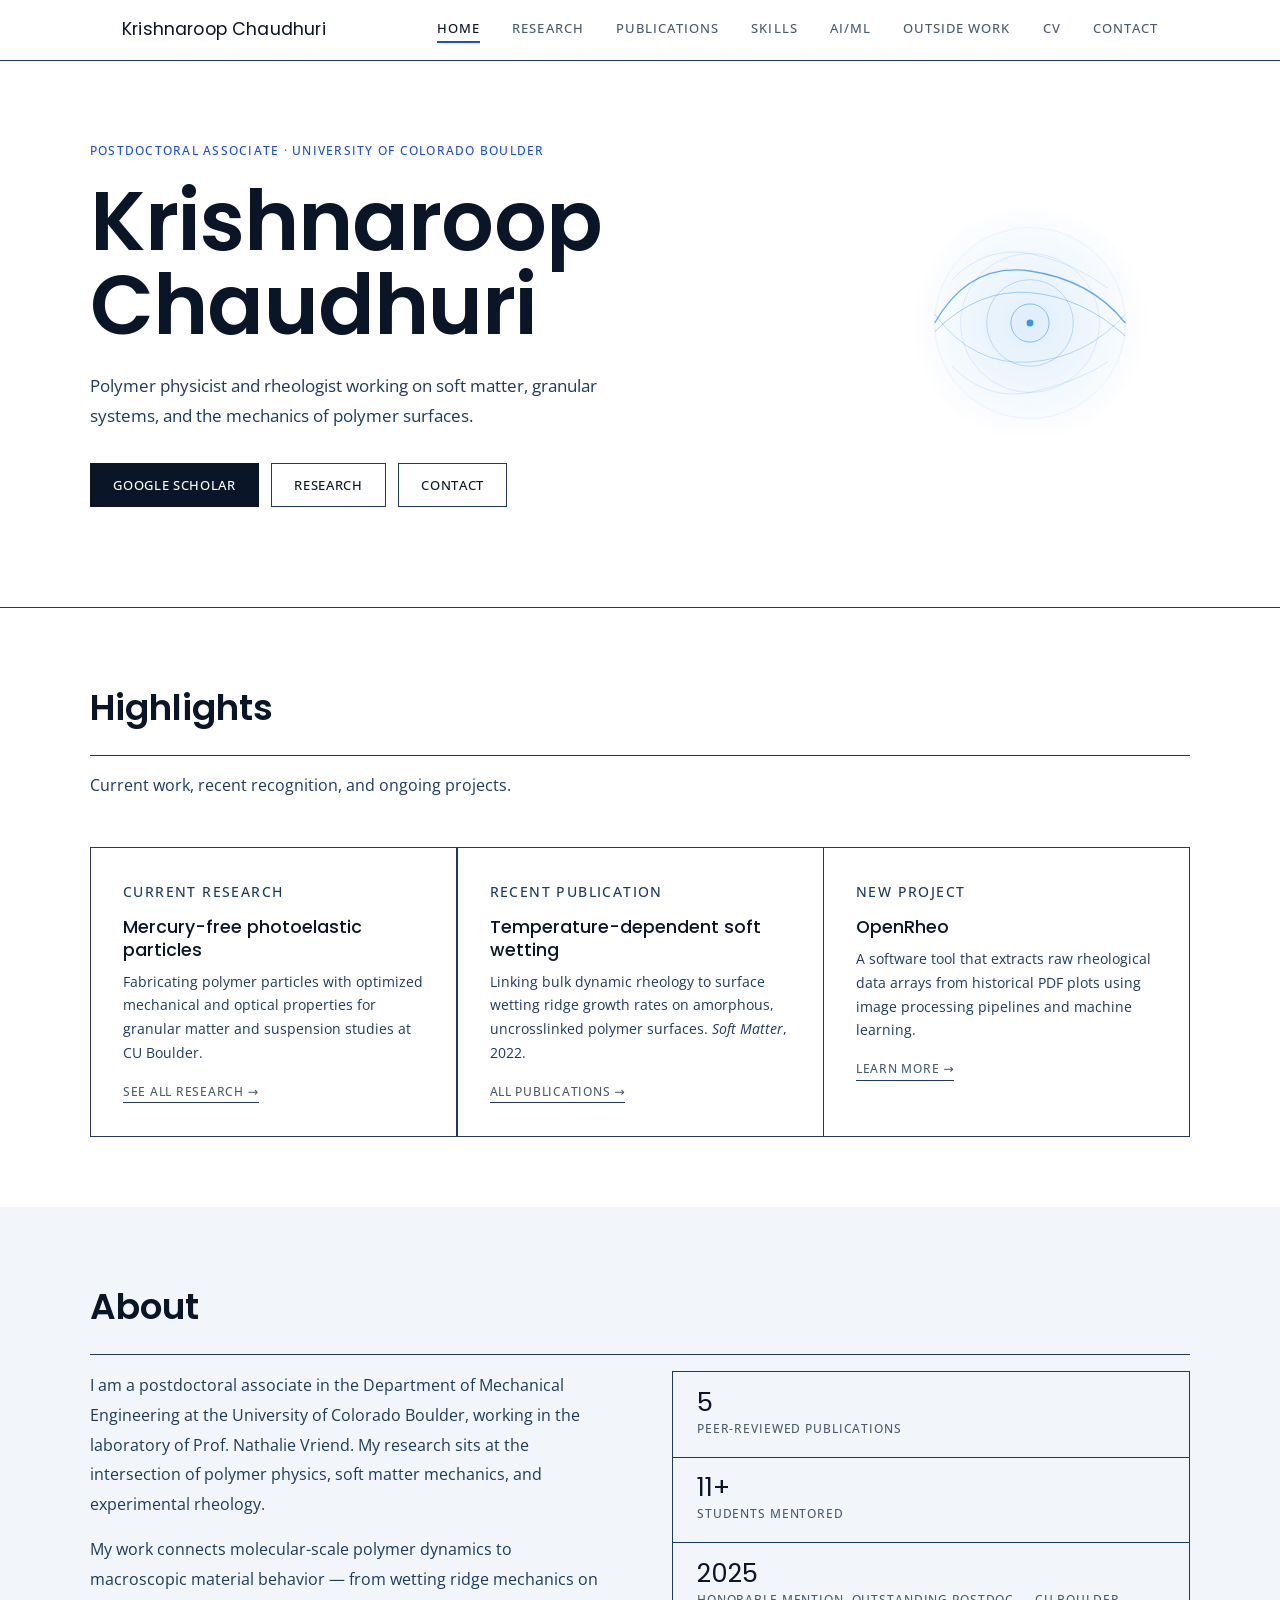
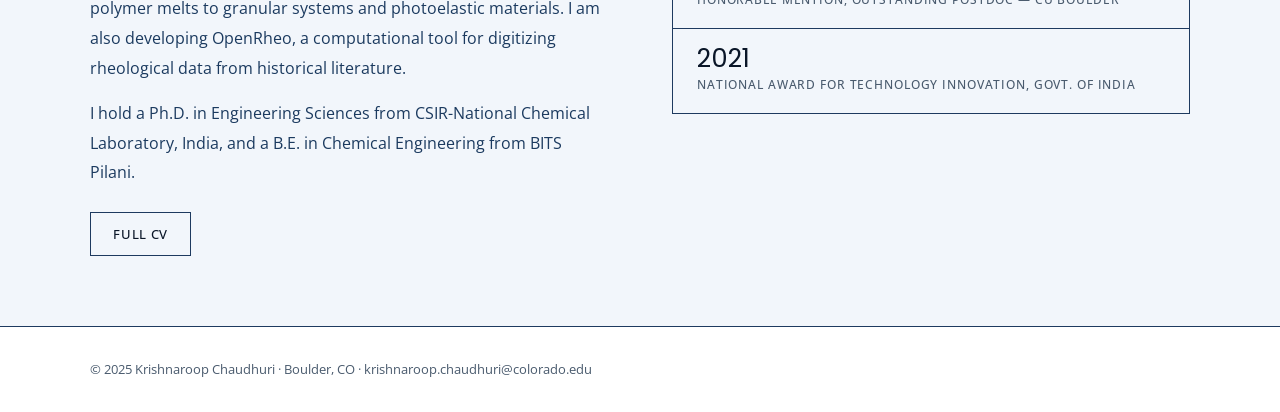
<file: index.html>
<!DOCTYPE html>
<html lang="en">
<head>
  <meta charset="UTF-8">
  <meta name="viewport" content="width=device-width, initial-scale=1.0">
  <title>Krishnaroop Chaudhuri — Polymer Physics & Rheology</title>
  <meta name="description" content="Postdoctoral researcher in polymer physics, soft matter, and rheology at the University of Colorado Boulder.">
  <link rel="preconnect" href="https://fonts.googleapis.com">
  <link rel="preconnect" href="https://fonts.gstatic.com" crossorigin>
  <link href="https://fonts.googleapis.com/css2?family=Poppins:wght@400;500;600&family=Open+Sans:wght@300;400;500&display=swap" rel="stylesheet">
  <link rel="stylesheet" href="css/style.css">
  <style>
    /* ── Hero ── */
    .hero {
      padding: 140px 2rem 100px;
      border-bottom: 1px solid var(--rule);
    }
    .hero-inner {
      max-width: var(--max-w);
      margin: 0 auto;
      display: grid;
      grid-template-columns: 1fr 320px;
      gap: 4rem;
      align-items: center;
    }
    .hero-eyebrow {
      font-size: 0.78rem;
      font-weight: 500;
      letter-spacing: 0.1em;
      text-transform: uppercase;
      color: var(--gold);
      margin-bottom: 1.2rem;
    }
    .hero h1 {
      font-family: var(--font-display);
      font-size: clamp(3.2rem, 6.5vw, 5.8rem);
      font-weight: 600;
      line-height: 1.0;
      letter-spacing: -0.01em;
      color: var(--ink);
      margin-bottom: 1.5rem;
    }
    .hero-sub {
      font-size: 1.05rem;
      color: var(--ink-mid);
      max-width: 520px;
      line-height: 1.8;
      margin-bottom: 2rem;
    }
    .hero-links {
      display: flex;
      gap: 0.75rem;
      flex-wrap: wrap;
    }
    /* ── Visual ── */
    .hero-visual { display: flex; justify-content: center; align-items: center; }
    .rheology-visual { width: 260px; height: 260px; opacity: 0.85; }
    .rheology-visual svg { width: 100%; height: 100%; }
    .chain { animation: flow 6s ease-in-out infinite alternate; }
    .chain:nth-child(2) { animation-delay: -1s; }
    .chain:nth-child(3) { animation-delay: -2.5s; }
    .chain:nth-child(4) { animation-delay: -4s; }
    .chain:nth-child(5) { animation-delay: -5s; }
    @keyframes flow { 0% { opacity: 0.3; } 50% { opacity: 0.8; } 100% { opacity: 0.4; } }
    @media (prefers-reduced-motion: reduce) { .chain { animation: none; } }

    /* ── Highlights ── */
    .highlights-grid {
      display: grid;
      grid-template-columns: repeat(3, 1fr);
      gap: 1.5px;
      background: var(--rule);
      border: 1px solid var(--rule);
    }
    .highlight-card {
      background: var(--paper);
      padding: 2rem;
      transition: background 0.2s;
    }
    .highlight-card:hover { background: var(--paper-alt); }
    .highlight-tag {
      font-size: 0.72rem;
      font-weight: 500;
      letter-spacing: 0.1em;
      text-transform: uppercase;
      color: var(--gold);
      margin-bottom: 0.75rem;
    }
    .highlight-card h3 {
      font-family: var(--font-display);
      font-size: 1.1rem;
      font-weight: 500;
      color: var(--ink);
      margin-bottom: 0.5rem;
      line-height: 1.3;
    }
    .highlight-card p {
      font-size: 0.88rem;
      color: var(--ink-mid);
      line-height: 1.7;
    }
    .highlight-card a.card-link {
      display: inline-block;
      margin-top: 1rem;
      font-size: 0.78rem;
      font-weight: 500;
      letter-spacing: 0.06em;
      text-transform: uppercase;
      color: var(--ink-soft);
      border-bottom: 1px solid var(--rule);
      transition: color 0.2s, border-color 0.2s;
    }
    .highlight-card a.card-link:hover { color: var(--gold); border-color: var(--gold); }

    /* ── About strip ── */
    .about-strip {
      display: grid;
      grid-template-columns: 1fr 1fr;
      gap: 4rem;
      align-items: start;
    }
    .about-bio p {
      font-size: 1rem;
      color: var(--ink-mid);
      line-height: 1.85;
      margin-bottom: 1rem;
    }
    .about-bio p:last-child { margin-bottom: 0; }
    .about-stats {
      display: flex;
      flex-direction: column;
      gap: 0;
      border: 1px solid var(--rule);
    }
    .stat-item {
      padding: 1.1rem 1.5rem;
      border-bottom: 1px solid var(--rule);
      display: flex;
      flex-direction: column;
      gap: 0.15rem;
    }
    .stat-item:last-child { border-bottom: none; }
    .stat-value {
      font-family: var(--font-display);
      font-size: 1.6rem;
      color: var(--ink);
      line-height: 1;
    }
    .stat-label {
      font-size: 0.78rem;
      color: var(--ink-soft);
      text-transform: uppercase;
      letter-spacing: 0.07em;
      font-weight: 500;
    }

    @media (max-width: 900px) {
      .hero-inner { grid-template-columns: 1fr; }
      .hero-visual { display: none; }
      .highlights-grid { grid-template-columns: 1fr; }
      .about-strip { grid-template-columns: 1fr; gap: 2rem; }
    }
    @media (max-width: 600px) {
      .hero { padding: 100px 1.5rem 60px; }
    }
  </style>
</head>
<body>

  <nav>
    <div class="nav-inner">
      <span class="nav-name"><a href="index.html">Krishnaroop Chaudhuri</a></span>
      <div class="nav-links">
        <a href="index.html">Home</a>
        <a href="research.html">Research</a>
        <a href="publications.html">Publications</a>
        <a href="skills.html">Skills</a>
        <a href="ai-ml.html">AI/ML</a>
        <a href="outside-work.html">Outside Work</a>
        <a href="cv.html">CV</a>
        <a href="contact.html">Contact</a>
      </div>
    </div>
  </nav>

  <!-- HERO -->
  <header class="hero">
    <div class="hero-inner">
      <div class="hero-text">
        <p class="hero-eyebrow">Postdoctoral Associate · University of Colorado Boulder</p>
        <h1>Krishnaroop<br>Chaudhuri</h1>
        <p class="hero-sub">Polymer physicist and rheologist working on soft matter, granular systems, and the mechanics of polymer surfaces.</p>
        <div class="hero-links">
          <a href="https://scholar.google.com/citations?user=xCYTUa4AAAAJ&hl=en" target="_blank" class="btn-primary">Google Scholar</a>
          <a href="research.html" class="btn-secondary">Research</a>
          <a href="contact.html" class="btn-secondary">Contact</a>
        </div>
      </div>
      <div class="hero-visual">
        <div class="rheology-visual">
          <svg viewBox="0 0 300 300" xmlns="http://www.w3.org/2000/svg" aria-hidden="true">
            <defs>
              <radialGradient id="glow" cx="50%" cy="50%" r="50%">
                <stop offset="0%" stop-color="#0077dd" stop-opacity="0.15"/>
                <stop offset="100%" stop-color="#0077dd" stop-opacity="0"/>
              </radialGradient>
            </defs>
            <circle cx="150" cy="150" r="140" fill="url(#glow)"/>
            <circle cx="150" cy="150" r="110" fill="none" stroke="#0077dd" stroke-width="0.5" opacity="0.2"/>
            <circle cx="150" cy="150" r="80"  fill="none" stroke="#0077dd" stroke-width="0.5" opacity="0.3"/>
            <circle cx="150" cy="150" r="50"  fill="none" stroke="#0077dd" stroke-width="0.8" opacity="0.4"/>
            <circle cx="150" cy="150" r="22"  fill="none" stroke="#0077dd" stroke-width="1"   opacity="0.6"/>
            <path d="M 40 150 Q 80 80 150 90 Q 220 100 260 150"   fill="none" stroke="#0077dd" stroke-width="1.5" opacity="0.7"  class="chain"/>
            <path d="M 40 160 Q 90 110 150 115 Q 210 120 260 165" fill="none" stroke="#0077dd" stroke-width="1"   opacity="0.45" class="chain"/>
            <path d="M 40 140 Q 85 200 150 195 Q 215 190 260 140" fill="none" stroke="#0077dd" stroke-width="1"   opacity="0.35" class="chain"/>
            <path d="M 60 100 Q 100 60 150 70 Q 200 80 240 110"   fill="none" stroke="#0077dd" stroke-width="0.7" opacity="0.25" class="chain"/>
            <path d="M 60 200 Q 100 240 150 230 Q 200 220 240 195" fill="none" stroke="#0077dd" stroke-width="0.7" opacity="0.25" class="chain"/>
            <circle cx="150" cy="150" r="4" fill="#0077dd" opacity="0.9"/>
          </svg>
        </div>
      </div>
    </div>
  </header>

  <!-- HIGHLIGHTS -->
  <section class="section">
    <div class="container">
      <h2 class="section-title">Highlights</h2>
      <p class="section-intro">Current work, recent recognition, and ongoing projects.</p>
      <div class="highlights-grid">

        <div class="highlight-card fade-in">
          <p class="highlight-tag">Current research</p>
          <h3>Mercury-free photoelastic particles</h3>
          <p>Fabricating polymer particles with optimized mechanical and optical properties for granular matter and suspension studies at CU Boulder.</p>
          <a href="research.html" class="card-link">See all research →</a>
        </div>

        <div class="highlight-card fade-in">
          <p class="highlight-tag">Recent publication</p>
          <h3>Temperature-dependent soft wetting</h3>
          <p>Linking bulk dynamic rheology to surface wetting ridge growth rates on amorphous, uncrosslinked polymer surfaces. <em>Soft Matter</em>, 2022.</p>
          <a href="publications.html" class="card-link">All publications →</a>
        </div>

        <div class="highlight-card fade-in">
          <p class="highlight-tag">New project</p>
          <h3>OpenRheo</h3>
          <p>A software tool that extracts raw rheological data arrays from historical PDF plots using image processing pipelines and machine learning.</p>
          <a href="research.html#openrheo" class="card-link">Learn more →</a>
        </div>

      </div>
    </div>
  </section>

  <!-- ABOUT -->
  <section class="section section-alt">
    <div class="container">
      <h2 class="section-title">About</h2>
      <div class="about-strip">
        <div class="about-bio">
          <p>I am a postdoctoral associate in the Department of Mechanical Engineering at the University of Colorado Boulder, working in the laboratory of Prof. Nathalie Vriend. My research sits at the intersection of polymer physics, soft matter mechanics, and experimental rheology.</p>
          <p>My work connects molecular-scale polymer dynamics to macroscopic material behavior — from wetting ridge mechanics on polymer melts to granular systems and photoelastic materials. I am also developing OpenRheo, a computational tool for digitizing rheological data from historical literature.</p>
          <p>I hold a Ph.D. in Engineering Sciences from CSIR-National Chemical Laboratory, India, and a B.E. in Chemical Engineering from BITS Pilani.</p>
          <div style="margin-top: 1.5rem;">
            <a href="cv.html" class="btn-secondary">Full CV</a>
          </div>
        </div>
        <div class="about-stats">
          <div class="stat-item fade-in">
            <span class="stat-value">5</span>
            <span class="stat-label">Peer-reviewed publications</span>
          </div>
          <div class="stat-item fade-in">
            <span class="stat-value">11+</span>
            <span class="stat-label">Students mentored</span>
          </div>
          <div class="stat-item fade-in">
            <span class="stat-value">2025</span>
            <span class="stat-label">Honorable mention, Outstanding Postdoc — CU Boulder</span>
          </div>
          <div class="stat-item fade-in">
            <span class="stat-value">2021</span>
            <span class="stat-label">National Award for Technology Innovation, Govt. of India</span>
          </div>
        </div>
      </div>
    </div>
  </section>

  <footer>
    <div class="container">
      <p>© 2025 Krishnaroop Chaudhuri · Boulder, CO · <a href="mailto:krishnaroop.chaudhuri@colorado.edu">krishnaroop.chaudhuri@colorado.edu</a></p>
    </div>
  </footer>

  <script src="js/main.js"></script>
</body>
</html>
</file>
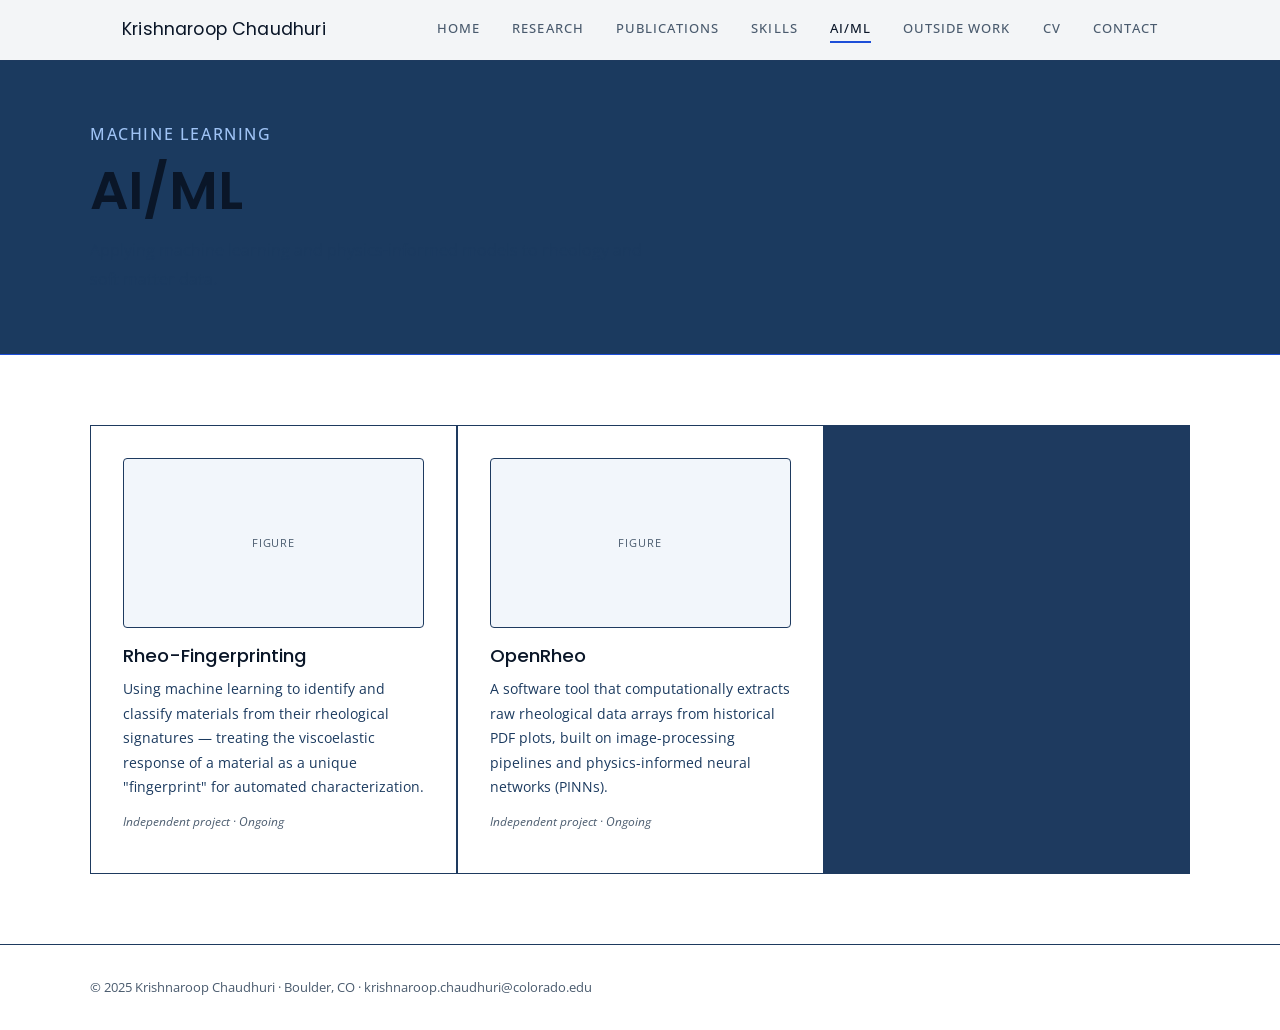
<file: ai-ml.html>
<!DOCTYPE html>
<html lang="en">
<head>
  <meta charset="UTF-8">
  <meta name="viewport" content="width=device-width, initial-scale=1.0">
  <title>AI/ML — Krishnaroop Chaudhuri</title>
  <meta name="description" content="Artificial intelligence and machine learning projects.">
  <link rel="preconnect" href="https://fonts.googleapis.com">
  <link rel="preconnect" href="https://fonts.gstatic.com" crossorigin>
  <link href="https://fonts.googleapis.com/css2?family=Poppins:wght@400;500;600&family=Open+Sans:wght@300;400;500&display=swap" rel="stylesheet">
  <link rel="stylesheet" href="css/style.css">
</head>
<body>

  <nav>
    <div class="nav-inner">
      <span class="nav-name"><a href="index.html">Krishnaroop Chaudhuri</a></span>
      <div class="nav-links">
        <a href="index.html">Home</a>
        <a href="research.html">Research</a>
        <a href="publications.html">Publications</a>
        <a href="skills.html">Skills</a>
        <a href="ai-ml.html">AI/ML</a>
        <a href="outside-work.html">Outside Work</a>
        <a href="cv.html">CV</a>
        <a href="contact.html">Contact</a>
      </div>
    </div>
  </nav>

  <div class="page-header">
    <div class="page-header-inner">
      <p class="page-eyebrow">Machine Learning</p>
      <h1>AI/ML</h1>
      <p>Applying machine learning and physics-informed models to rheology and soft matter data.</p>
    </div>
  </div>

  <section class="section">
    <div class="container">
      <div class="research-grid">

        <div class="research-card fade-in">
          <div class="research-thumb">Figure</div>
          <h3>Rheo-Fingerprinting</h3>
          <p>Using machine learning to identify and classify materials from their rheological signatures — treating the viscoelastic response of a material as a unique "fingerprint" for automated characterization.</p>
          <p class="card-where">Independent project · Ongoing</p>
        </div>

        <div class="research-card fade-in">
          <div class="research-thumb">Figure</div>
          <h3>OpenRheo</h3>
          <p>A software tool that computationally extracts raw rheological data arrays from historical PDF plots, built on image-processing pipelines and physics-informed neural networks (PINNs).</p>
          <p class="card-where">Independent project · Ongoing</p>
        </div>

      </div>
    </div>
  </section>

  <footer>
    <div class="container">
      <p>© 2025 Krishnaroop Chaudhuri · Boulder, CO · <a href="mailto:krishnaroop.chaudhuri@colorado.edu">krishnaroop.chaudhuri@colorado.edu</a></p>
    </div>
  </footer>

  <script src="js/main.js"></script>
</body>
</html>
</file>
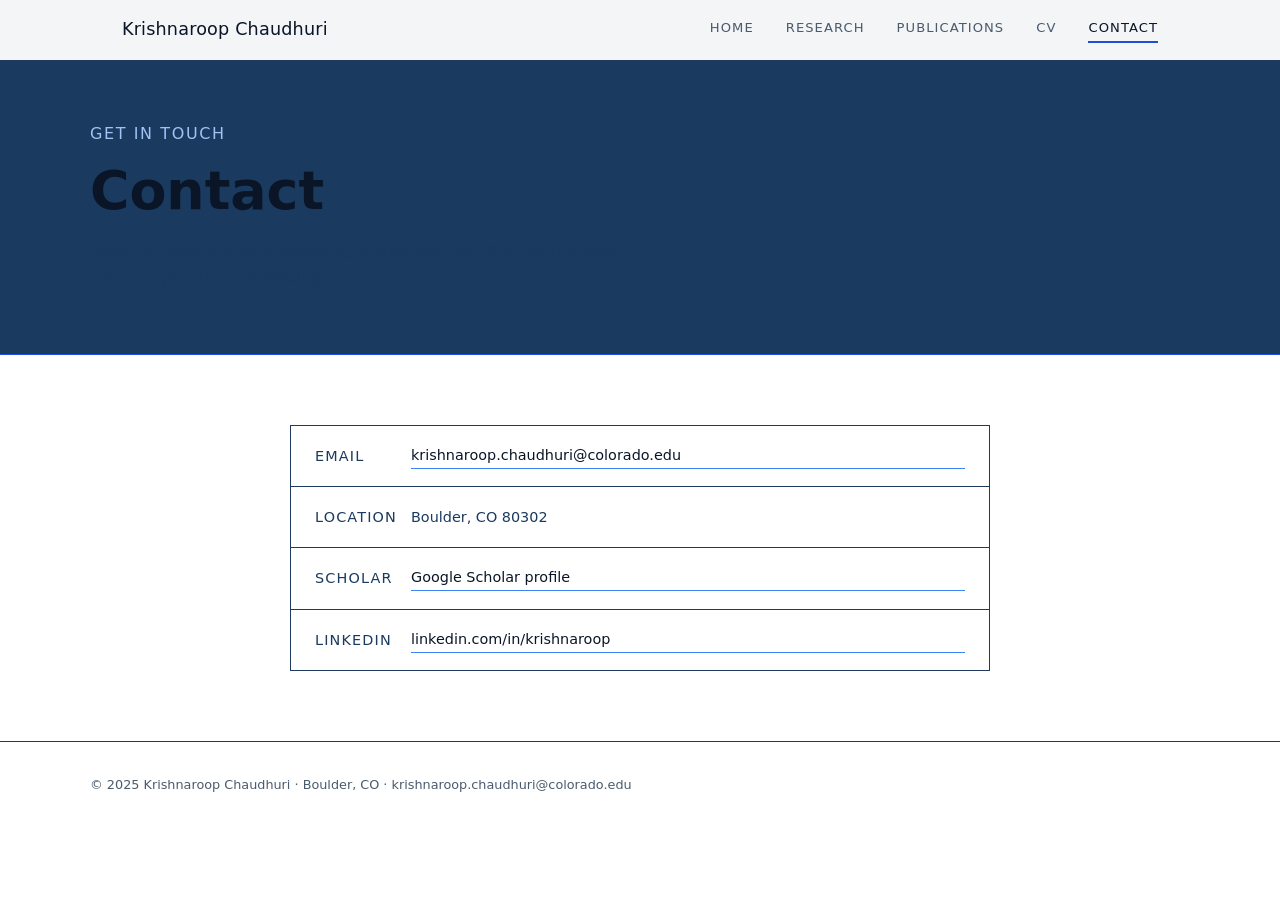
<file: contact.html>
<!DOCTYPE html>
<html lang="en">
<head>
  <meta charset="UTF-8">
  <meta name="viewport" content="width=device-width, initial-scale=1.0">
  <title>Contact — Krishnaroop Chaudhuri</title>
  <meta name="description" content="Get in touch with Krishnaroop Chaudhuri.">
  <link rel="preconnect" href="https://fonts.googleapis.com">
  <link rel="preconnect" href="https://fonts.gstatic.com" crossorigin>
  <link href="https://fonts.googleapis.com/css2?family=EB+Garamond:ital,wght@0,400;0,500;1,400&family=Inter:wght@300;400;500&display=swap" rel="stylesheet">
  <link rel="stylesheet" href="css/style.css">
</head>
<body>

  <nav>
    <div class="nav-inner">
      <span class="nav-name"><a href="index.html">Krishnaroop Chaudhuri</a></span>
      <div class="nav-links">
        <a href="index.html">Home</a>
        <a href="research.html">Research</a>
        <a href="publications.html">Publications</a>
        <a href="cv.html">CV</a>
        <a href="contact.html">Contact</a>
      </div>
    </div>
  </nav>

  <div class="page-header">
    <div class="page-header-inner">
      <p class="page-eyebrow">Get in touch</p>
      <h1>Contact</h1>
      <p>Open to collaborations, speaking invitations, and discussions about polymer physics and rheology.</p>
    </div>
  </div>

  <section class="section">
    <div class="container container-narrow">
      <div class="contact-block fade-in">
        <div class="contact-item">
          <span class="contact-label">Email</span>
          <a href="mailto:krishnaroop.chaudhuri@colorado.edu">krishnaroop.chaudhuri@colorado.edu</a>
        </div>
        <div class="contact-item">
          <span class="contact-label">Location</span>
          <span>Boulder, CO 80302</span>
        </div>
        <div class="contact-item">
          <span class="contact-label">Scholar</span>
          <a href="https://scholar.google.com/citations?user=xCYTUa4AAAAJ&hl=en" target="_blank">Google Scholar profile</a>
        </div>
        <div class="contact-item">
          <span class="contact-label">LinkedIn</span>
          <a href="https://linkedin.com/in/krishnaroop" target="_blank">linkedin.com/in/krishnaroop</a>
        </div>
      </div>
    </div>
  </section>

  <footer>
    <div class="container">
      <p>© 2025 Krishnaroop Chaudhuri · Boulder, CO · <a href="mailto:krishnaroop.chaudhuri@colorado.edu">krishnaroop.chaudhuri@colorado.edu</a></p>
    </div>
  </footer>

  <script src="js/main.js"></script>
</body>
</html>
</file>
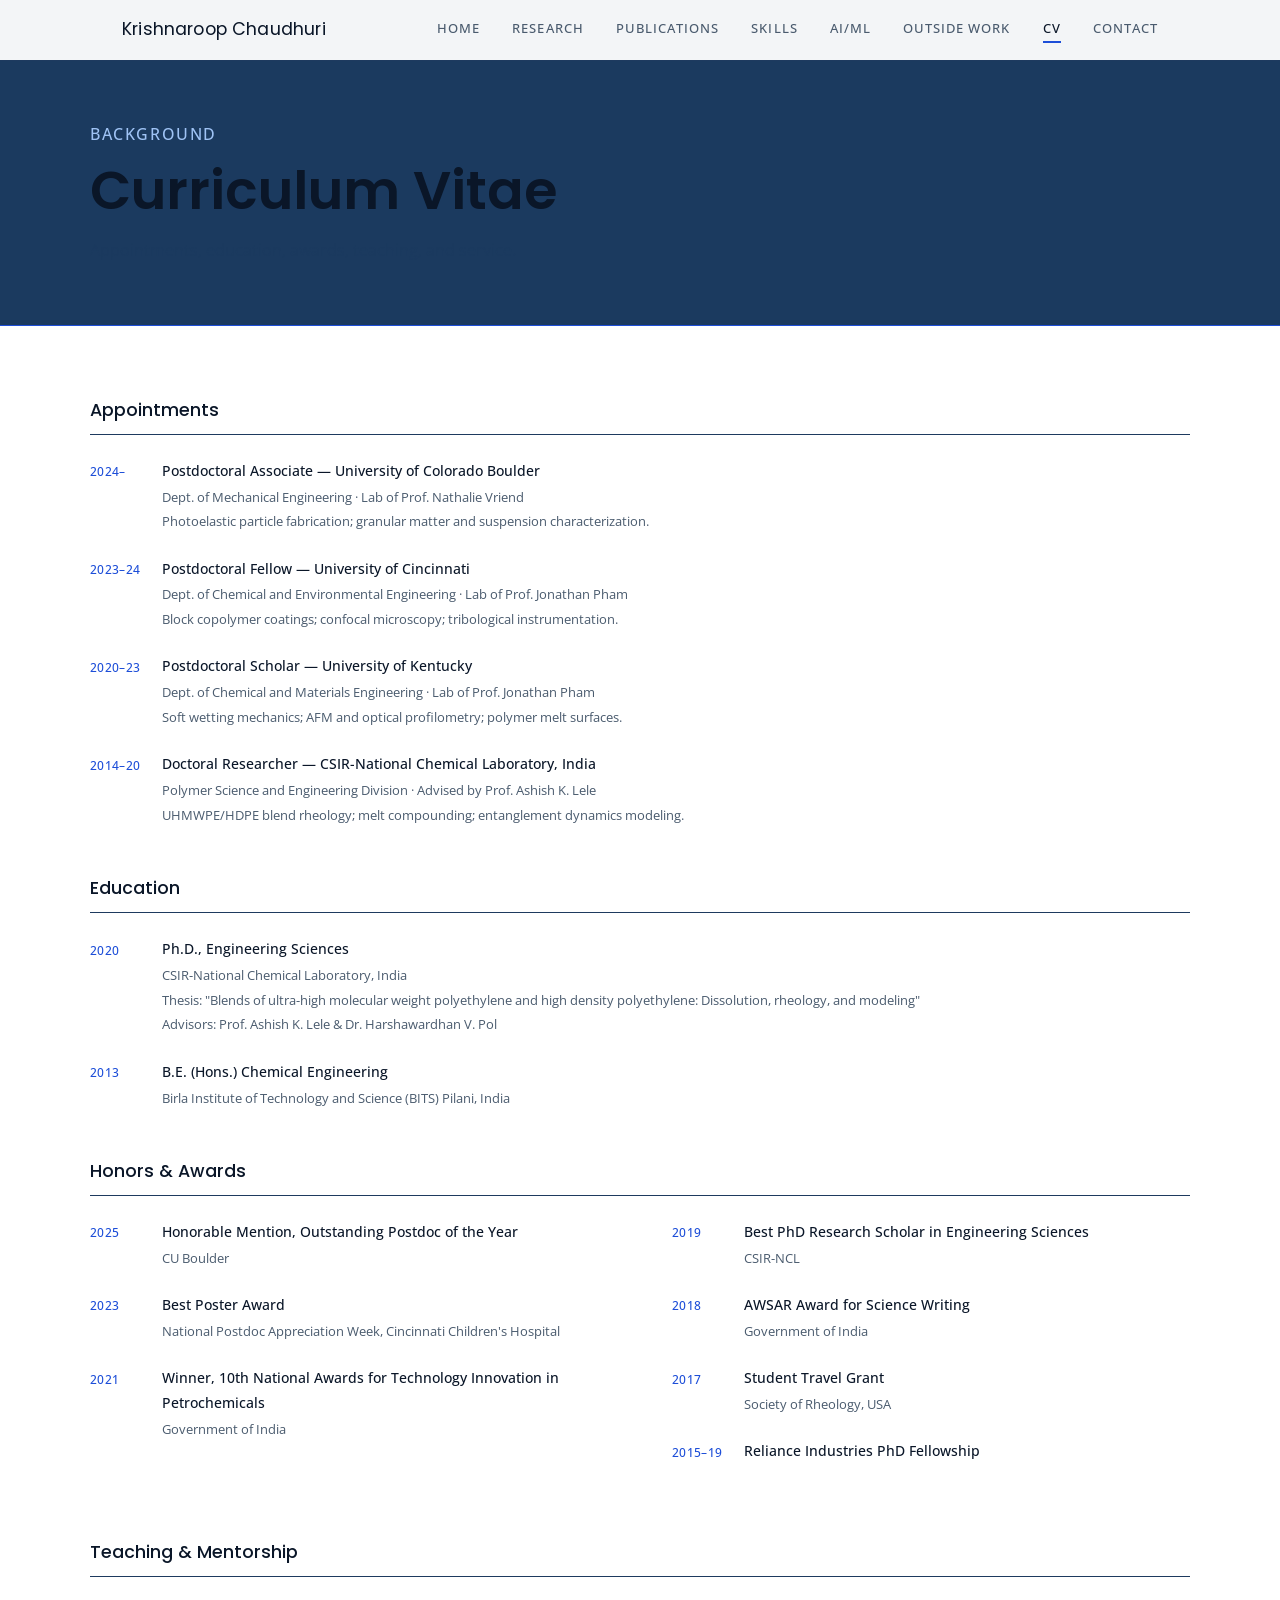
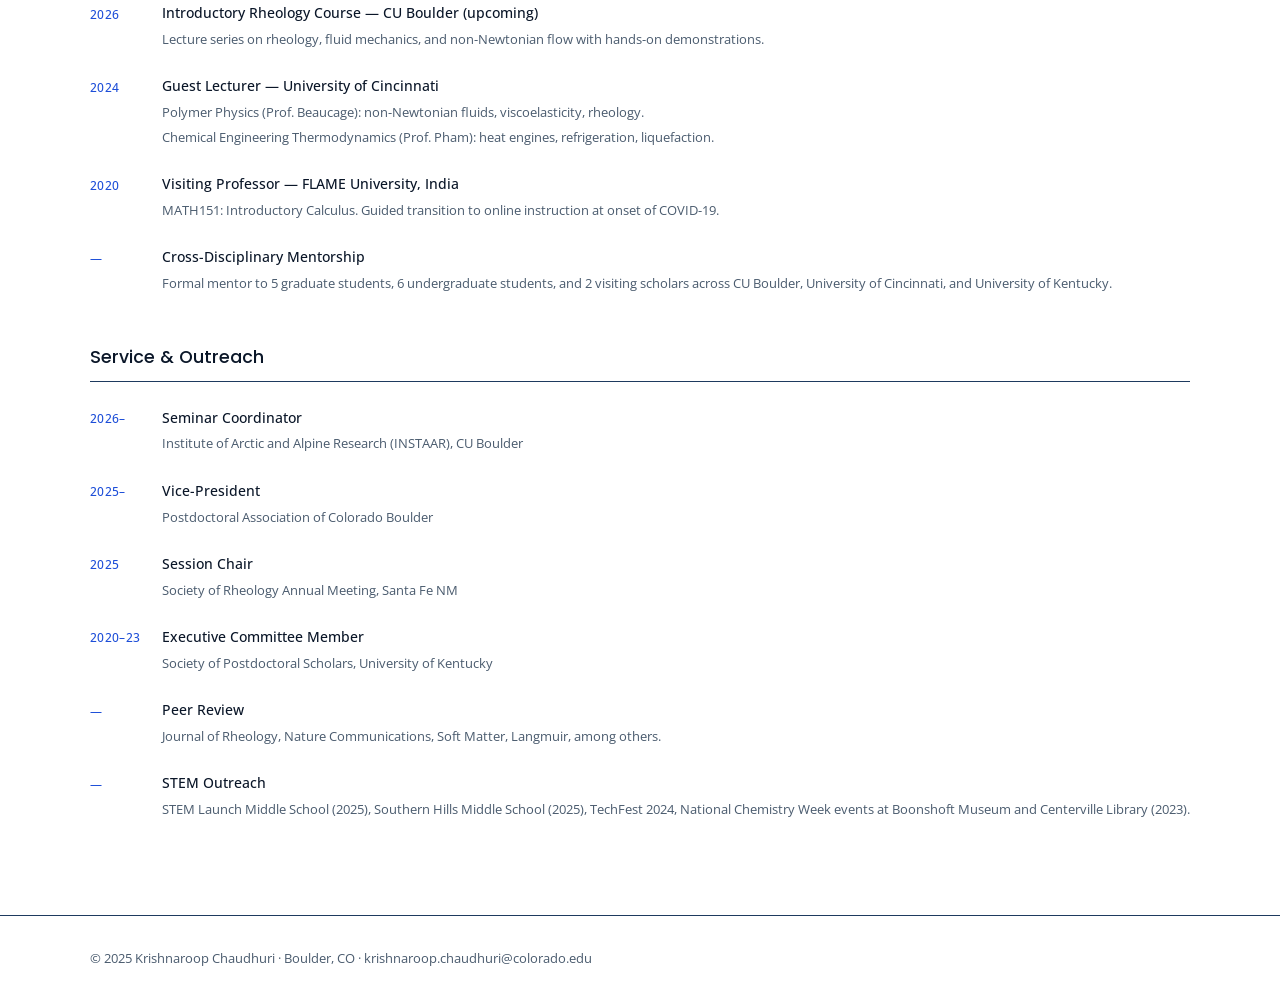
<file: cv.html>
<!DOCTYPE html>
<html lang="en">
<head>
  <meta charset="UTF-8">
  <meta name="viewport" content="width=device-width, initial-scale=1.0">
  <title>CV — Krishnaroop Chaudhuri</title>
  <meta name="description" content="Academic CV of Krishnaroop Chaudhuri — appointments, education, awards, teaching, and service.">
  <link rel="preconnect" href="https://fonts.googleapis.com">
  <link rel="preconnect" href="https://fonts.gstatic.com" crossorigin>
  <link href="https://fonts.googleapis.com/css2?family=Poppins:wght@400;500;600&family=Open+Sans:wght@300;400;500&display=swap" rel="stylesheet">
  <link rel="stylesheet" href="css/style.css">
  <style>
    .cv-two-col {
      display: grid;
      grid-template-columns: 1fr 1fr;
      gap: 4rem;
    }
    @media (max-width: 750px) {
      .cv-two-col { grid-template-columns: 1fr; gap: 0; }
    }
  </style>
</head>
<body>

  <nav>
    <div class="nav-inner">
      <span class="nav-name"><a href="index.html">Krishnaroop Chaudhuri</a></span>
      <div class="nav-links">
        <a href="index.html">Home</a>
        <a href="research.html">Research</a>
        <a href="publications.html">Publications</a>
        <a href="skills.html">Skills</a>
        <a href="ai-ml.html">AI/ML</a>
        <a href="outside-work.html">Outside Work</a>
        <a href="cv.html">CV</a>
        <a href="contact.html">Contact</a>
      </div>
    </div>
  </nav>

  <div class="page-header">
    <div class="page-header-inner">
      <p class="page-eyebrow">Background</p>
      <h1>Curriculum Vitae</h1>
      <p>Appointments, education, awards, teaching, and service.</p>
    </div>
  </div>

  <section class="section">
    <div class="container">

      <!-- Appointments -->
      <h3 class="cv-group-title">Appointments</h3>
      <div class="cv-item fade-in">
        <div class="cv-date">2024–</div>
        <div class="cv-detail">
          <strong>Postdoctoral Associate — University of Colorado Boulder</strong>
          <span>Dept. of Mechanical Engineering · Lab of Prof. Nathalie Vriend</span>
          <span>Photoelastic particle fabrication; granular matter and suspension characterization.</span>
        </div>
      </div>
      <div class="cv-item fade-in">
        <div class="cv-date">2023–24</div>
        <div class="cv-detail">
          <strong>Postdoctoral Fellow — University of Cincinnati</strong>
          <span>Dept. of Chemical and Environmental Engineering · Lab of Prof. Jonathan Pham</span>
          <span>Block copolymer coatings; confocal microscopy; tribological instrumentation.</span>
        </div>
      </div>
      <div class="cv-item fade-in">
        <div class="cv-date">2020–23</div>
        <div class="cv-detail">
          <strong>Postdoctoral Scholar — University of Kentucky</strong>
          <span>Dept. of Chemical and Materials Engineering · Lab of Prof. Jonathan Pham</span>
          <span>Soft wetting mechanics; AFM and optical profilometry; polymer melt surfaces.</span>
        </div>
      </div>
      <div class="cv-item fade-in">
        <div class="cv-date">2014–20</div>
        <div class="cv-detail">
          <strong>Doctoral Researcher — CSIR-National Chemical Laboratory, India</strong>
          <span>Polymer Science and Engineering Division · Advised by Prof. Ashish K. Lele</span>
          <span>UHMWPE/HDPE blend rheology; melt compounding; entanglement dynamics modeling.</span>
        </div>
      </div>

      <!-- Education -->
      <h3 class="cv-group-title">Education</h3>
      <div class="cv-item fade-in">
        <div class="cv-date">2020</div>
        <div class="cv-detail">
          <strong>Ph.D., Engineering Sciences</strong>
          <span>CSIR-National Chemical Laboratory, India</span>
          <span>Thesis: "Blends of ultra-high molecular weight polyethylene and high density polyethylene: Dissolution, rheology, and modeling"</span>
          <span>Advisors: Prof. Ashish K. Lele & Dr. Harshawardhan V. Pol</span>
        </div>
      </div>
      <div class="cv-item fade-in">
        <div class="cv-date">2013</div>
        <div class="cv-detail">
          <strong>B.E. (Hons.) Chemical Engineering</strong>
          <span>Birla Institute of Technology and Science (BITS) Pilani, India</span>
        </div>
      </div>

      <!-- Awards -->
      <h3 class="cv-group-title">Honors & Awards</h3>
      <div class="cv-two-col">
        <div>
          <div class="cv-item fade-in">
            <div class="cv-date">2025</div>
            <div class="cv-detail"><strong>Honorable Mention, Outstanding Postdoc of the Year</strong><span>CU Boulder</span></div>
          </div>
          <div class="cv-item fade-in">
            <div class="cv-date">2023</div>
            <div class="cv-detail"><strong>Best Poster Award</strong><span>National Postdoc Appreciation Week, Cincinnati Children's Hospital</span></div>
          </div>
          <div class="cv-item fade-in">
            <div class="cv-date">2021</div>
            <div class="cv-detail"><strong>Winner, 10th National Awards for Technology Innovation in Petrochemicals</strong><span>Government of India</span></div>
          </div>
        </div>
        <div>
          <div class="cv-item fade-in">
            <div class="cv-date">2019</div>
            <div class="cv-detail"><strong>Best PhD Research Scholar in Engineering Sciences</strong><span>CSIR-NCL</span></div>
          </div>
          <div class="cv-item fade-in">
            <div class="cv-date">2018</div>
            <div class="cv-detail"><strong>AWSAR Award for Science Writing</strong><span>Government of India</span></div>
          </div>
          <div class="cv-item fade-in">
            <div class="cv-date">2017</div>
            <div class="cv-detail"><strong>Student Travel Grant</strong><span>Society of Rheology, USA</span></div>
          </div>
          <div class="cv-item fade-in">
            <div class="cv-date">2015–19</div>
            <div class="cv-detail"><strong>Reliance Industries PhD Fellowship</strong><span></span></div>
          </div>
        </div>
      </div>

      <!-- Teaching -->
      <h3 class="cv-group-title">Teaching & Mentorship</h3>
      <div class="cv-item fade-in">
        <div class="cv-date">2026</div>
        <div class="cv-detail">
          <strong>Introductory Rheology Course — CU Boulder (upcoming)</strong>
          <span>Lecture series on rheology, fluid mechanics, and non-Newtonian flow with hands-on demonstrations.</span>
        </div>
      </div>
      <div class="cv-item fade-in">
        <div class="cv-date">2024</div>
        <div class="cv-detail">
          <strong>Guest Lecturer — University of Cincinnati</strong>
          <span>Polymer Physics (Prof. Beaucage): non-Newtonian fluids, viscoelasticity, rheology.</span>
          <span>Chemical Engineering Thermodynamics (Prof. Pham): heat engines, refrigeration, liquefaction.</span>
        </div>
      </div>
      <div class="cv-item fade-in">
        <div class="cv-date">2020</div>
        <div class="cv-detail">
          <strong>Visiting Professor — FLAME University, India</strong>
          <span>MATH151: Introductory Calculus. Guided transition to online instruction at onset of COVID-19.</span>
        </div>
      </div>
      <div class="cv-item fade-in">
        <div class="cv-date">—</div>
        <div class="cv-detail">
          <strong>Cross-Disciplinary Mentorship</strong>
          <span>Formal mentor to 5 graduate students, 6 undergraduate students, and 2 visiting scholars across CU Boulder, University of Cincinnati, and University of Kentucky.</span>
        </div>
      </div>

      <!-- Service -->
      <h3 class="cv-group-title">Service & Outreach</h3>
      <div class="cv-item fade-in">
        <div class="cv-date">2026–</div>
        <div class="cv-detail"><strong>Seminar Coordinator</strong><span>Institute of Arctic and Alpine Research (INSTAAR), CU Boulder</span></div>
      </div>
      <div class="cv-item fade-in">
        <div class="cv-date">2025–</div>
        <div class="cv-detail"><strong>Vice-President</strong><span>Postdoctoral Association of Colorado Boulder</span></div>
      </div>
      <div class="cv-item fade-in">
        <div class="cv-date">2025</div>
        <div class="cv-detail"><strong>Session Chair</strong><span>Society of Rheology Annual Meeting, Santa Fe NM</span></div>
      </div>
      <div class="cv-item fade-in">
        <div class="cv-date">2020–23</div>
        <div class="cv-detail"><strong>Executive Committee Member</strong><span>Society of Postdoctoral Scholars, University of Kentucky</span></div>
      </div>
      <div class="cv-item fade-in">
        <div class="cv-date">—</div>
        <div class="cv-detail">
          <strong>Peer Review</strong>
          <span>Journal of Rheology, Nature Communications, Soft Matter, Langmuir, among others.</span>
        </div>
      </div>
      <div class="cv-item fade-in">
        <div class="cv-date">—</div>
        <div class="cv-detail">
          <strong>STEM Outreach</strong>
          <span>STEM Launch Middle School (2025), Southern Hills Middle School (2025), TechFest 2024, National Chemistry Week events at Boonshoft Museum and Centerville Library (2023).</span>
        </div>
      </div>

    </div>
  </section>

  <footer>
    <div class="container">
      <p>© 2025 Krishnaroop Chaudhuri · Boulder, CO · <a href="mailto:krishnaroop.chaudhuri@colorado.edu">krishnaroop.chaudhuri@colorado.edu</a></p>
    </div>
  </footer>

  <script src="js/main.js"></script>
</body>
</html>
</file>
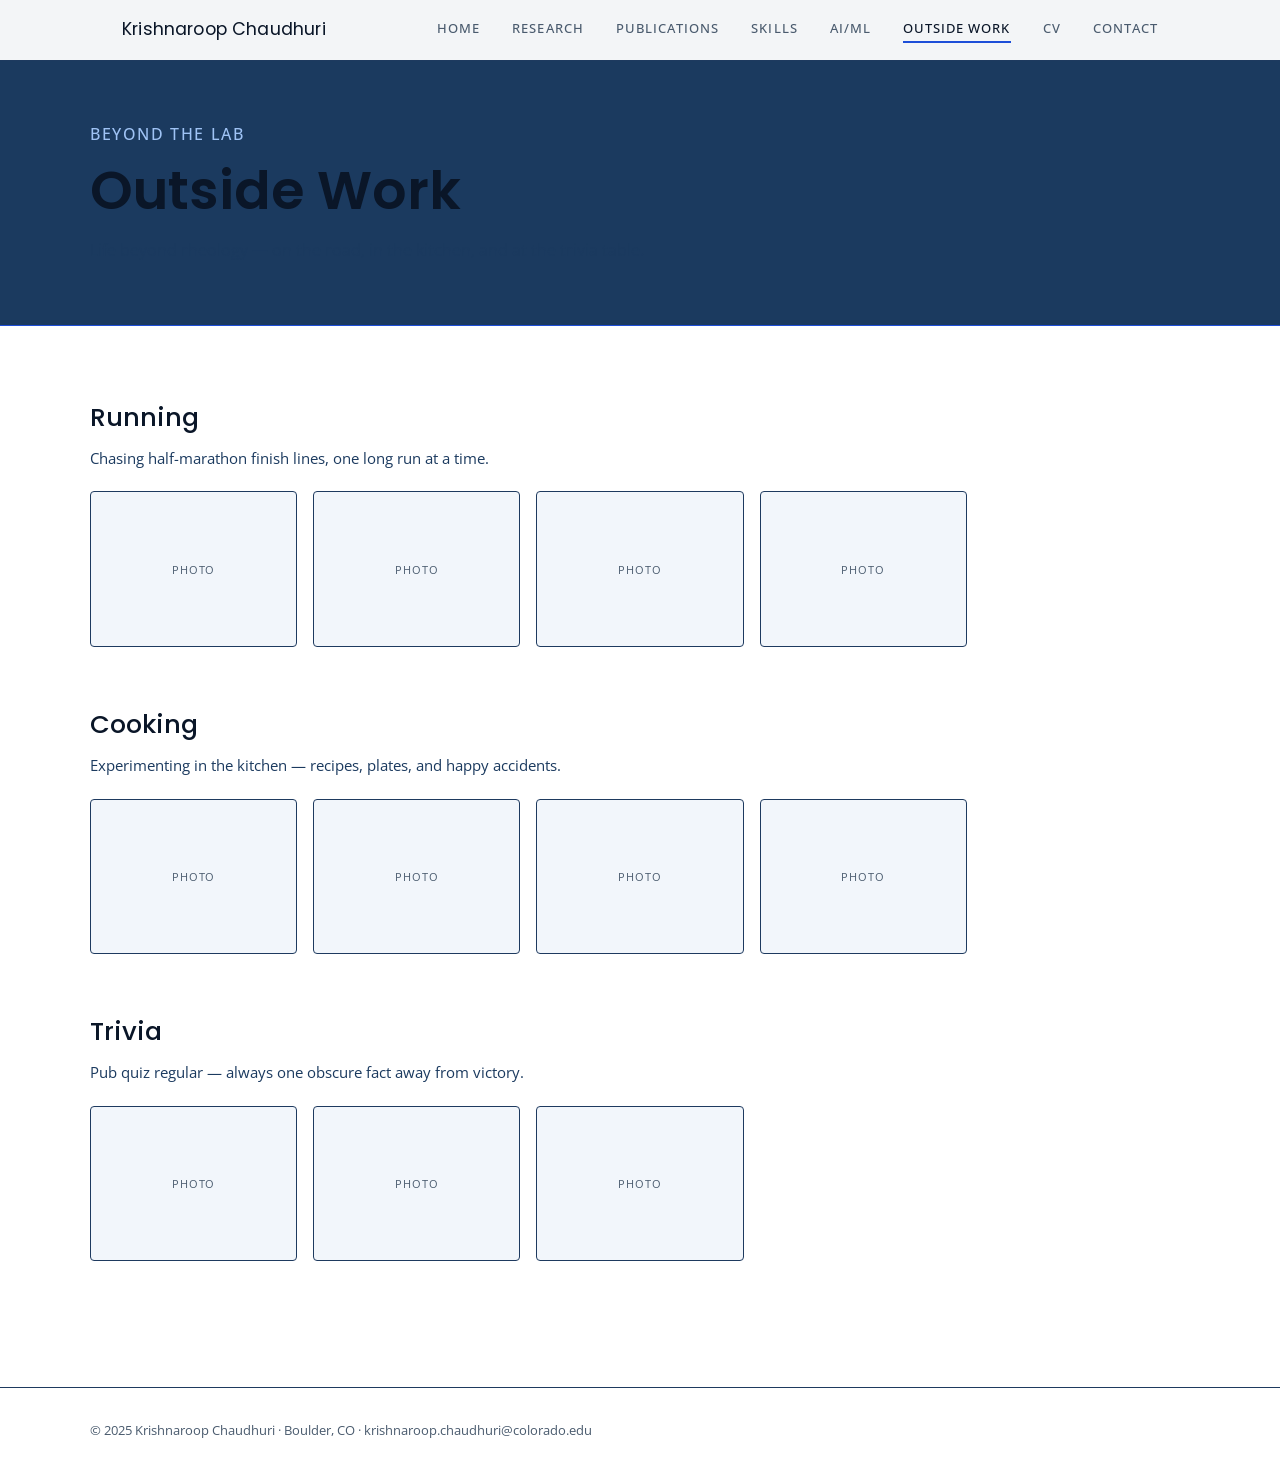
<file: outside-work.html>
<!DOCTYPE html>
<html lang="en">
<head>
  <meta charset="UTF-8">
  <meta name="viewport" content="width=device-width, initial-scale=1.0">
  <title>Outside Work — Krishnaroop Chaudhuri</title>
  <meta name="description" content="Personal projects and interests outside of academic research.">
  <link rel="preconnect" href="https://fonts.googleapis.com">
  <link rel="preconnect" href="https://fonts.gstatic.com" crossorigin>
  <link href="https://fonts.googleapis.com/css2?family=Poppins:wght@400;500;600&family=Open+Sans:wght@300;400;500&display=swap" rel="stylesheet">
  <link rel="stylesheet" href="css/style.css">
</head>
<body>

  <nav>
    <div class="nav-inner">
      <span class="nav-name"><a href="index.html">Krishnaroop Chaudhuri</a></span>
      <div class="nav-links">
        <a href="index.html">Home</a>
        <a href="research.html">Research</a>
        <a href="publications.html">Publications</a>
        <a href="skills.html">Skills</a>
        <a href="ai-ml.html">AI/ML</a>
        <a href="outside-work.html">Outside Work</a>
        <a href="cv.html">CV</a>
        <a href="contact.html">Contact</a>
      </div>
    </div>
  </nav>

  <div class="page-header">
    <div class="page-header-inner">
      <p class="page-eyebrow">Beyond the Lab</p>
      <h1>Outside Work</h1>
      <p>Life beyond rheology — on the road, in the kitchen, and at the trivia table.</p>
    </div>
  </div>

  <section class="section">
    <div class="container">

      <div class="fun-block fade-in">
        <h2>Running</h2>
        <p>Chasing half-marathon finish lines, one long run at a time.</p>
        <div class="photo-grid">
          <div class="photo-thumb">Photo</div>
          <div class="photo-thumb">Photo</div>
          <div class="photo-thumb">Photo</div>
          <div class="photo-thumb">Photo</div>
        </div>
      </div>

      <div class="fun-block fade-in">
        <h2>Cooking</h2>
        <p>Experimenting in the kitchen — recipes, plates, and happy accidents.</p>
        <div class="photo-grid">
          <div class="photo-thumb">Photo</div>
          <div class="photo-thumb">Photo</div>
          <div class="photo-thumb">Photo</div>
          <div class="photo-thumb">Photo</div>
        </div>
      </div>

      <div class="fun-block fade-in">
        <h2>Trivia</h2>
        <p>Pub quiz regular — always one obscure fact away from victory.</p>
        <div class="photo-grid">
          <div class="photo-thumb">Photo</div>
          <div class="photo-thumb">Photo</div>
          <div class="photo-thumb">Photo</div>
        </div>
      </div>

    </div>
  </section>

  <footer>
    <div class="container">
      <p>© 2025 Krishnaroop Chaudhuri · Boulder, CO · <a href="mailto:krishnaroop.chaudhuri@colorado.edu">krishnaroop.chaudhuri@colorado.edu</a></p>
    </div>
  </footer>

  <script src="js/main.js"></script>
</body>
</html>
</file>
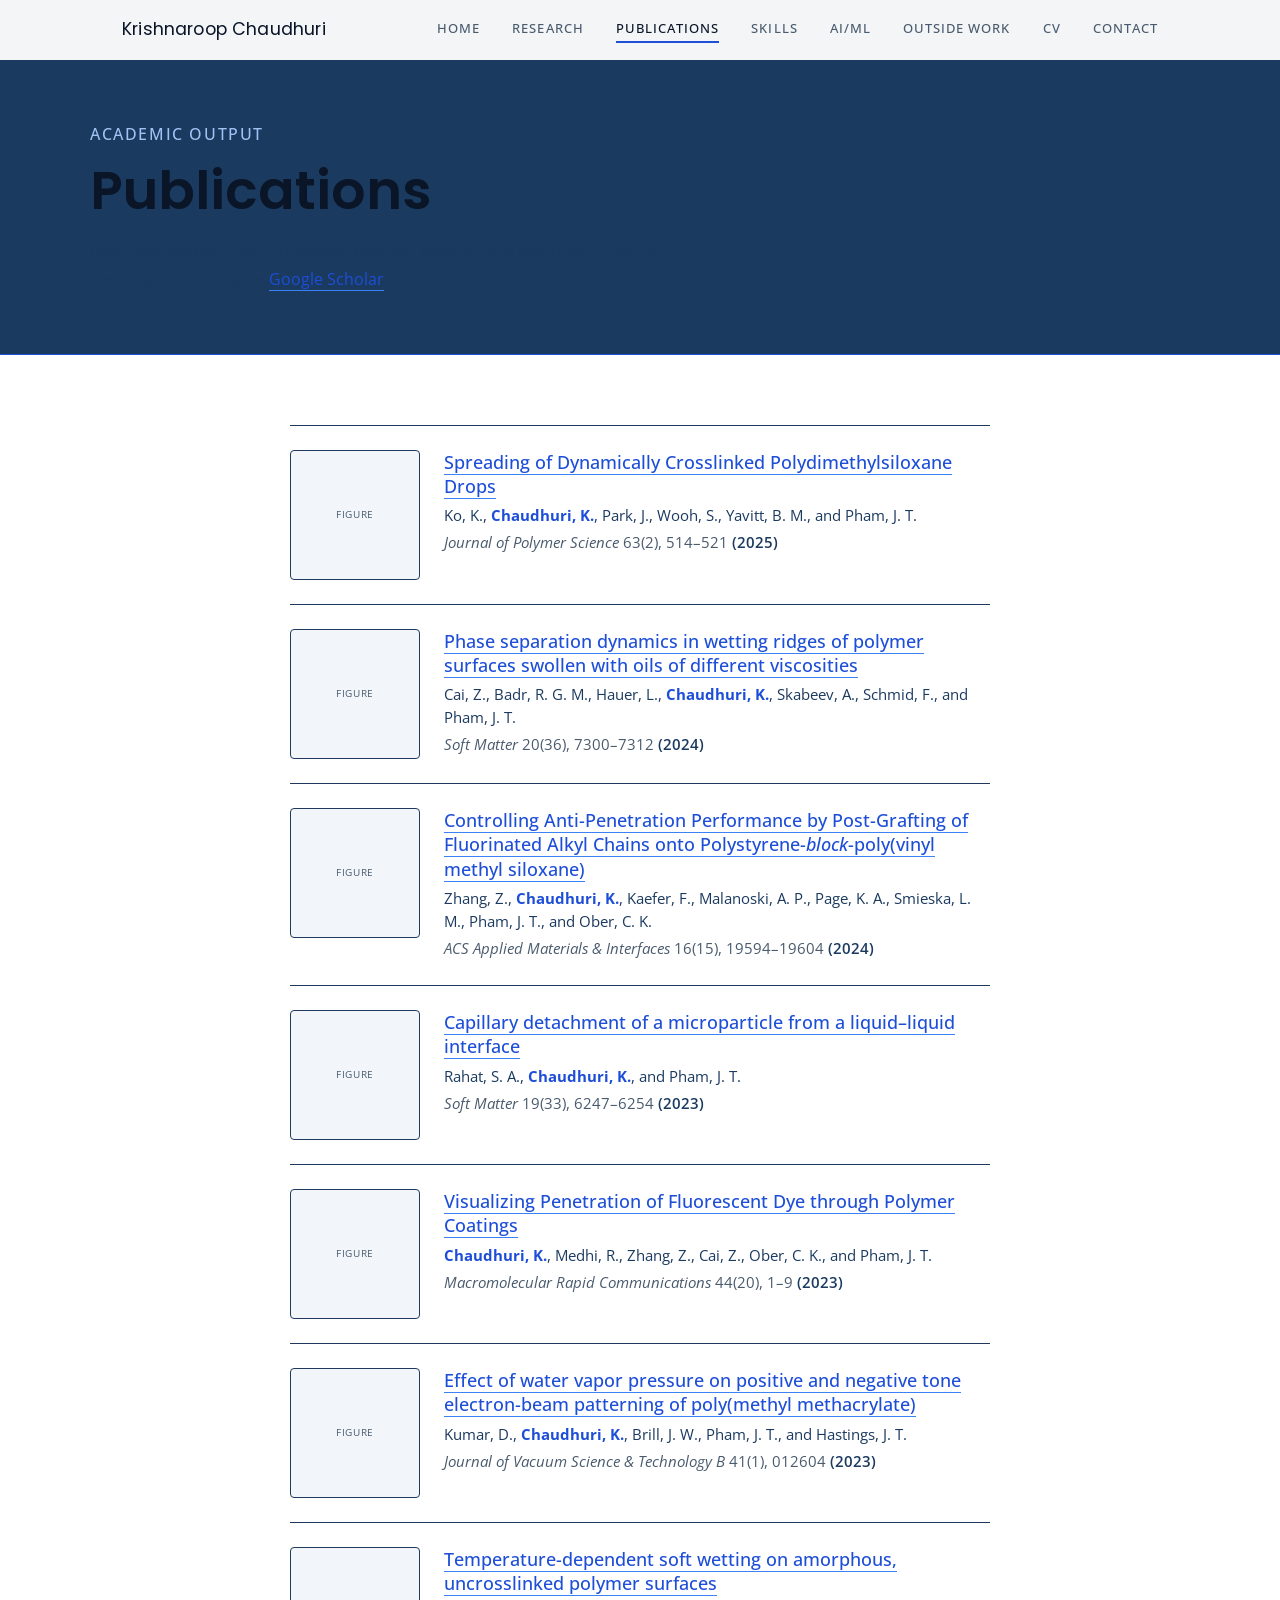
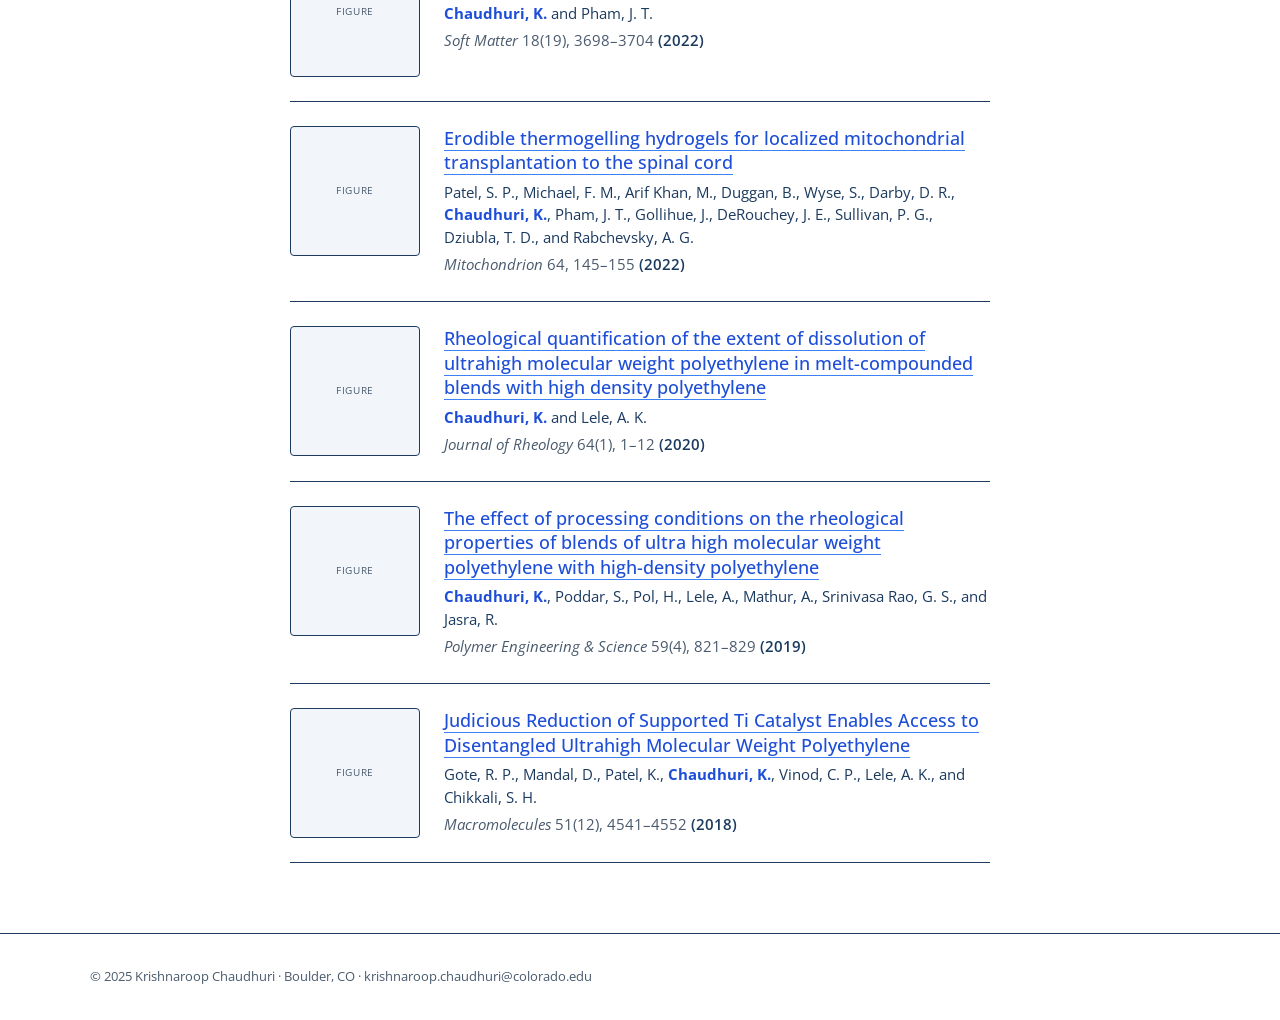
<file: publications.html>
<!DOCTYPE html>
<html lang="en">
<head>
  <meta charset="UTF-8">
  <meta name="viewport" content="width=device-width, initial-scale=1.0">
  <title>Publications — Krishnaroop Chaudhuri</title>
  <meta name="description" content="Peer-reviewed publications by Krishnaroop Chaudhuri in rheology, polymer physics, and soft matter.">
  <link rel="preconnect" href="https://fonts.googleapis.com">
  <link rel="preconnect" href="https://fonts.gstatic.com" crossorigin>
  <link href="https://fonts.googleapis.com/css2?family=Poppins:wght@400;500;600&family=Open+Sans:wght@300;400;500&display=swap" rel="stylesheet">
  <link rel="stylesheet" href="css/style.css">
</head>
<body>

  <nav>
    <div class="nav-inner">
      <span class="nav-name"><a href="index.html">Krishnaroop Chaudhuri</a></span>
      <div class="nav-links">
        <a href="index.html">Home</a>
        <a href="research.html">Research</a>
        <a href="publications.html">Publications</a>
        <a href="skills.html">Skills</a>
        <a href="ai-ml.html">AI/ML</a>
        <a href="outside-work.html">Outside Work</a>
        <a href="cv.html">CV</a>
        <a href="contact.html">Contact</a>
      </div>
    </div>
  </nav>

  <div class="page-header">
    <div class="page-header-inner">
      <p class="page-eyebrow">Academic output</p>
      <h1>Publications</h1>
      <p>Peer-reviewed articles in rheology, polymer physics, and soft matter. Full list and citation metrics on <a href="https://scholar.google.com/citations?user=xCYTUa4AAAAJ&hl=en" target="_blank" style="color: var(--gold); border-bottom: 1px solid var(--gold-light);">Google Scholar</a>.</p>
    </div>
  </div>

  <section class="section">
    <div class="container container-narrow">
      <div class="pub-list">

        <div class="pub-item fade-in">
          <div class="pub-thumb">Figure</div>
          <div class="pub-content">
            <p class="pub-title"><a href="https://doi.org/10.1002/pol.20240881" target="_blank" rel="noopener">Spreading of Dynamically Crosslinked Polydimethylsiloxane Drops</a></p>
            <p class="pub-authors">Ko, K., <span class="me">Chaudhuri, K.</span>, Park, J., Wooh, S., Yavitt, B. M., and Pham, J. T.</p>
            <p class="pub-journal"><em>Journal of Polymer Science</em> 63(2), 514–521 <span class="pub-year">(2025)</span></p>
          </div>
        </div>

        <div class="pub-item fade-in">
          <div class="pub-thumb">Figure</div>
          <div class="pub-content">
            <p class="pub-title"><a href="https://doi.org/10.1039/D4SM00576G" target="_blank" rel="noopener">Phase separation dynamics in wetting ridges of polymer surfaces swollen with oils of different viscosities</a></p>
            <p class="pub-authors">Cai, Z., Badr, R. G. M., Hauer, L., <span class="me">Chaudhuri, K.</span>, Skabeev, A., Schmid, F., and Pham, J. T.</p>
            <p class="pub-journal"><em>Soft Matter</em> 20(36), 7300–7312 <span class="pub-year">(2024)</span></p>
          </div>
        </div>

        <div class="pub-item fade-in">
          <div class="pub-thumb">Figure</div>
          <div class="pub-content">
            <p class="pub-title"><a href="https://doi.org/10.1021/acsami.4c01905" target="_blank" rel="noopener">Controlling Anti-Penetration Performance by Post-Grafting of Fluorinated Alkyl Chains onto Polystyrene-<em>block</em>-poly(vinyl methyl siloxane)</a></p>
            <p class="pub-authors">Zhang, Z., <span class="me">Chaudhuri, K.</span>, Kaefer, F., Malanoski, A. P., Page, K. A., Smieska, L. M., Pham, J. T., and Ober, C. K.</p>
            <p class="pub-journal"><em>ACS Applied Materials &amp; Interfaces</em> 16(15), 19594–19604 <span class="pub-year">(2024)</span></p>
          </div>
        </div>

        <div class="pub-item fade-in">
          <div class="pub-thumb">Figure</div>
          <div class="pub-content">
            <p class="pub-title"><a href="https://doi.org/10.1039/D3SM00470H" target="_blank" rel="noopener">Capillary detachment of a microparticle from a liquid–liquid interface</a></p>
            <p class="pub-authors">Rahat, S. A., <span class="me">Chaudhuri, K.</span>, and Pham, J. T.</p>
            <p class="pub-journal"><em>Soft Matter</em> 19(33), 6247–6254 <span class="pub-year">(2023)</span></p>
          </div>
        </div>

        <div class="pub-item fade-in">
          <div class="pub-thumb">Figure</div>
          <div class="pub-content">
            <p class="pub-title"><a href="https://doi.org/10.1002/marc.202300304" target="_blank" rel="noopener">Visualizing Penetration of Fluorescent Dye through Polymer Coatings</a></p>
            <p class="pub-authors"><span class="me">Chaudhuri, K.</span>, Medhi, R., Zhang, Z., Cai, Z., Ober, C. K., and Pham, J. T.</p>
            <p class="pub-journal"><em>Macromolecular Rapid Communications</em> 44(20), 1–9 <span class="pub-year">(2023)</span></p>
          </div>
        </div>

        <div class="pub-item fade-in">
          <div class="pub-thumb">Figure</div>
          <div class="pub-content">
            <p class="pub-title"><a href="https://doi.org/10.1116/6.0002118" target="_blank" rel="noopener">Effect of water vapor pressure on positive and negative tone electron-beam patterning of poly(methyl methacrylate)</a></p>
            <p class="pub-authors">Kumar, D., <span class="me">Chaudhuri, K.</span>, Brill, J. W., Pham, J. T., and Hastings, J. T.</p>
            <p class="pub-journal"><em>Journal of Vacuum Science &amp; Technology B</em> 41(1), 012604 <span class="pub-year">(2023)</span></p>
          </div>
        </div>

        <div class="pub-item fade-in">
          <div class="pub-thumb">Figure</div>
          <div class="pub-content">
            <p class="pub-title"><a href="https://doi.org/10.1039/D2SM00301E" target="_blank" rel="noopener">Temperature-dependent soft wetting on amorphous, uncrosslinked polymer surfaces</a></p>
            <p class="pub-authors"><span class="me">Chaudhuri, K.</span> and Pham, J. T.</p>
            <p class="pub-journal"><em>Soft Matter</em> 18(19), 3698–3704 <span class="pub-year">(2022)</span></p>
          </div>
        </div>

        <div class="pub-item fade-in">
          <div class="pub-thumb">Figure</div>
          <div class="pub-content">
            <p class="pub-title"><a href="https://doi.org/10.1016/j.mito.2022.04.002" target="_blank" rel="noopener">Erodible thermogelling hydrogels for localized mitochondrial transplantation to the spinal cord</a></p>
            <p class="pub-authors">Patel, S. P., Michael, F. M., Arif Khan, M., Duggan, B., Wyse, S., Darby, D. R., <span class="me">Chaudhuri, K.</span>, Pham, J. T., Gollihue, J., DeRouchey, J. E., Sullivan, P. G., Dziubla, T. D., and Rabchevsky, A. G.</p>
            <p class="pub-journal"><em>Mitochondrion</em> 64, 145–155 <span class="pub-year">(2022)</span></p>
          </div>
        </div>

        <div class="pub-item fade-in">
          <div class="pub-thumb">Figure</div>
          <div class="pub-content">
            <p class="pub-title"><a href="https://doi.org/10.1122/1.5113705" target="_blank" rel="noopener">Rheological quantification of the extent of dissolution of ultrahigh molecular weight polyethylene in melt-compounded blends with high density polyethylene</a></p>
            <p class="pub-authors"><span class="me">Chaudhuri, K.</span> and Lele, A. K.</p>
            <p class="pub-journal"><em>Journal of Rheology</em> 64(1), 1–12 <span class="pub-year">(2020)</span></p>
          </div>
        </div>

        <div class="pub-item fade-in">
          <div class="pub-thumb">Figure</div>
          <div class="pub-content">
            <p class="pub-title"><a href="https://doi.org/10.1002/pen.25016" target="_blank" rel="noopener">The effect of processing conditions on the rheological properties of blends of ultra high molecular weight polyethylene with high-density polyethylene</a></p>
            <p class="pub-authors"><span class="me">Chaudhuri, K.</span>, Poddar, S., Pol, H., Lele, A., Mathur, A., Srinivasa Rao, G. S., and Jasra, R.</p>
            <p class="pub-journal"><em>Polymer Engineering &amp; Science</em> 59(4), 821–829 <span class="pub-year">(2019)</span></p>
          </div>
        </div>

        <div class="pub-item fade-in">
          <div class="pub-thumb">Figure</div>
          <div class="pub-content">
            <p class="pub-title"><a href="https://doi.org/10.1021/acs.macromol.8b00590" target="_blank" rel="noopener">Judicious Reduction of Supported Ti Catalyst Enables Access to Disentangled Ultrahigh Molecular Weight Polyethylene</a></p>
            <p class="pub-authors">Gote, R. P., Mandal, D., Patel, K., <span class="me">Chaudhuri, K.</span>, Vinod, C. P., Lele, A. K., and Chikkali, S. H.</p>
            <p class="pub-journal"><em>Macromolecules</em> 51(12), 4541–4552 <span class="pub-year">(2018)</span></p>
          </div>
        </div>

      </div>
    </div>
  </section>

  <footer>
    <div class="container">
      <p>© 2025 Krishnaroop Chaudhuri · Boulder, CO · <a href="mailto:krishnaroop.chaudhuri@colorado.edu">krishnaroop.chaudhuri@colorado.edu</a></p>
    </div>
  </footer>

  <script src="js/main.js"></script>
</body>
</html>
</file>
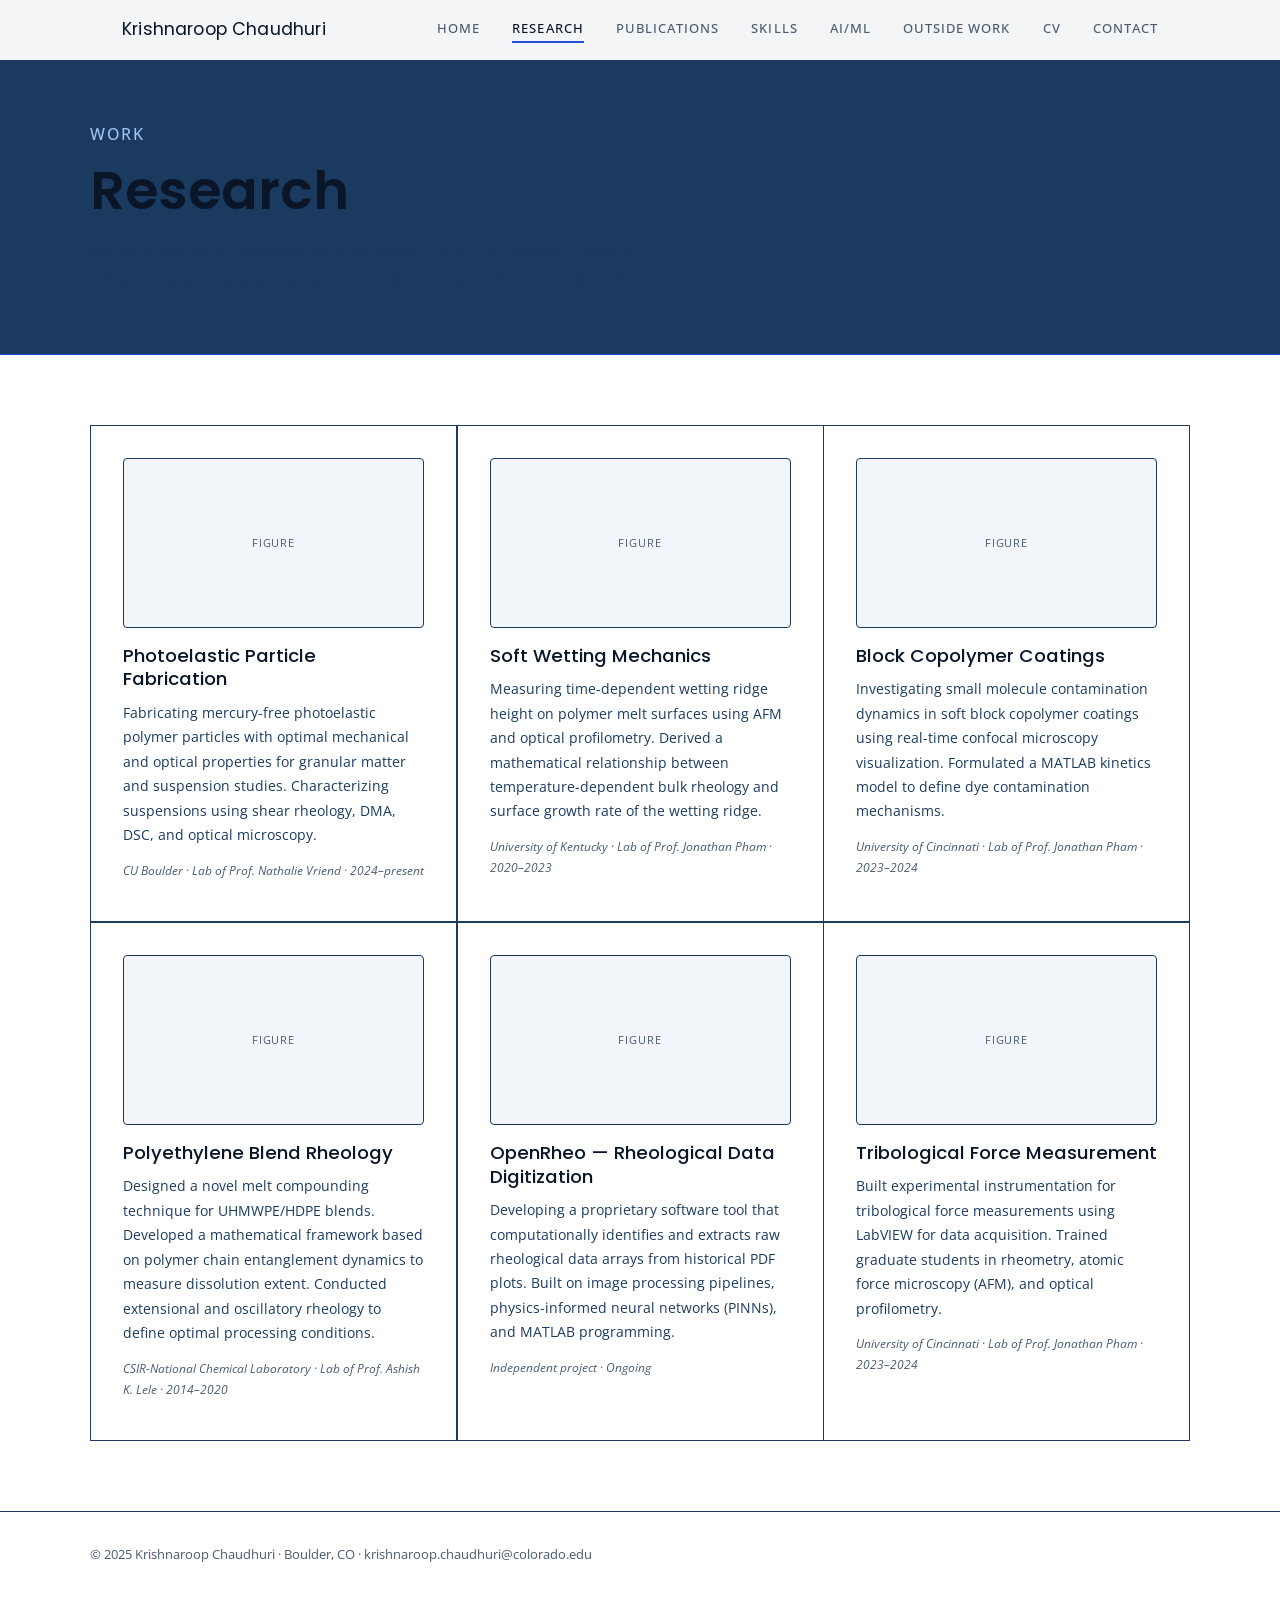
<file: research.html>
<!DOCTYPE html>
<html lang="en">
<head>
  <meta charset="UTF-8">
  <meta name="viewport" content="width=device-width, initial-scale=1.0">
  <title>Research — Krishnaroop Chaudhuri</title>
  <meta name="description" content="Research in polymer physics, soft matter, and rheology by Krishnaroop Chaudhuri.">
  <link rel="preconnect" href="https://fonts.googleapis.com">
  <link rel="preconnect" href="https://fonts.gstatic.com" crossorigin>
  <link href="https://fonts.googleapis.com/css2?family=Poppins:wght@400;500;600&family=Open+Sans:wght@300;400;500&display=swap" rel="stylesheet">
  <link rel="stylesheet" href="css/style.css">
</head>
<body>

  <nav>
    <div class="nav-inner">
      <span class="nav-name"><a href="index.html">Krishnaroop Chaudhuri</a></span>
      <div class="nav-links">
        <a href="index.html">Home</a>
        <a href="research.html">Research</a>
        <a href="publications.html">Publications</a>
        <a href="skills.html">Skills</a>
        <a href="ai-ml.html">AI/ML</a>
        <a href="outside-work.html">Outside Work</a>
        <a href="cv.html">CV</a>
        <a href="contact.html">Contact</a>
      </div>
    </div>
  </nav>

  <div class="page-header">
    <div class="page-header-inner">
      <p class="page-eyebrow">Work</p>
      <h1>Research</h1>
      <p>My work connects molecular polymer dynamics to macroscopic material behavior, spanning granular systems, soft wetting, and polymer blends.</p>
    </div>
  </div>

  <section class="section">
    <div class="container">
      <div class="research-grid">

        <div class="research-card fade-in">
          <div class="research-thumb">Figure</div>
          <h3>Photoelastic Particle Fabrication</h3>
          <p>Fabricating mercury-free photoelastic polymer particles with optimal mechanical and optical properties for granular matter and suspension studies. Characterizing suspensions using shear rheology, DMA, DSC, and optical microscopy.</p>
          <p class="card-where">CU Boulder · Lab of Prof. Nathalie Vriend · 2024–present</p>
        </div>

        <div class="research-card fade-in">
          <div class="research-thumb">Figure</div>
          <h3>Soft Wetting Mechanics</h3>
          <p>Measuring time-dependent wetting ridge height on polymer melt surfaces using AFM and optical profilometry. Derived a mathematical relationship between temperature-dependent bulk rheology and surface growth rate of the wetting ridge.</p>
          <p class="card-where">University of Kentucky · Lab of Prof. Jonathan Pham · 2020–2023</p>
        </div>

        <div class="research-card fade-in">
          <div class="research-thumb">Figure</div>
          <h3>Block Copolymer Coatings</h3>
          <p>Investigating small molecule contamination dynamics in soft block copolymer coatings using real-time confocal microscopy visualization. Formulated a MATLAB kinetics model to define dye contamination mechanisms.</p>
          <p class="card-where">University of Cincinnati · Lab of Prof. Jonathan Pham · 2023–2024</p>
        </div>

        <div class="research-card fade-in">
          <div class="research-thumb">Figure</div>
          <h3>Polyethylene Blend Rheology</h3>
          <p>Designed a novel melt compounding technique for UHMWPE/HDPE blends. Developed a mathematical framework based on polymer chain entanglement dynamics to measure dissolution extent. Conducted extensional and oscillatory rheology to define optimal processing conditions.</p>
          <p class="card-where">CSIR-National Chemical Laboratory · Lab of Prof. Ashish K. Lele · 2014–2020</p>
        </div>

        <div class="research-card fade-in" id="openrheo">
          <div class="research-thumb">Figure</div>
          <h3>OpenRheo — Rheological Data Digitization</h3>
          <p>Developing a proprietary software tool that computationally identifies and extracts raw rheological data arrays from historical PDF plots. Built on image processing pipelines, physics-informed neural networks (PINNs), and MATLAB programming.</p>
          <p class="card-where">Independent project · Ongoing</p>
        </div>

        <div class="research-card fade-in">
          <div class="research-thumb">Figure</div>
          <h3>Tribological Force Measurement</h3>
          <p>Built experimental instrumentation for tribological force measurements using LabVIEW for data acquisition. Trained graduate students in rheometry, atomic force microscopy (AFM), and optical profilometry.</p>
          <p class="card-where">University of Cincinnati · Lab of Prof. Jonathan Pham · 2023–2024</p>
        </div>

      </div>
    </div>
  </section>

  <footer>
    <div class="container">
      <p>© 2025 Krishnaroop Chaudhuri · Boulder, CO · <a href="mailto:krishnaroop.chaudhuri@colorado.edu">krishnaroop.chaudhuri@colorado.edu</a></p>
    </div>
  </footer>

  <script src="js/main.js"></script>
</body>
</html>
</file>
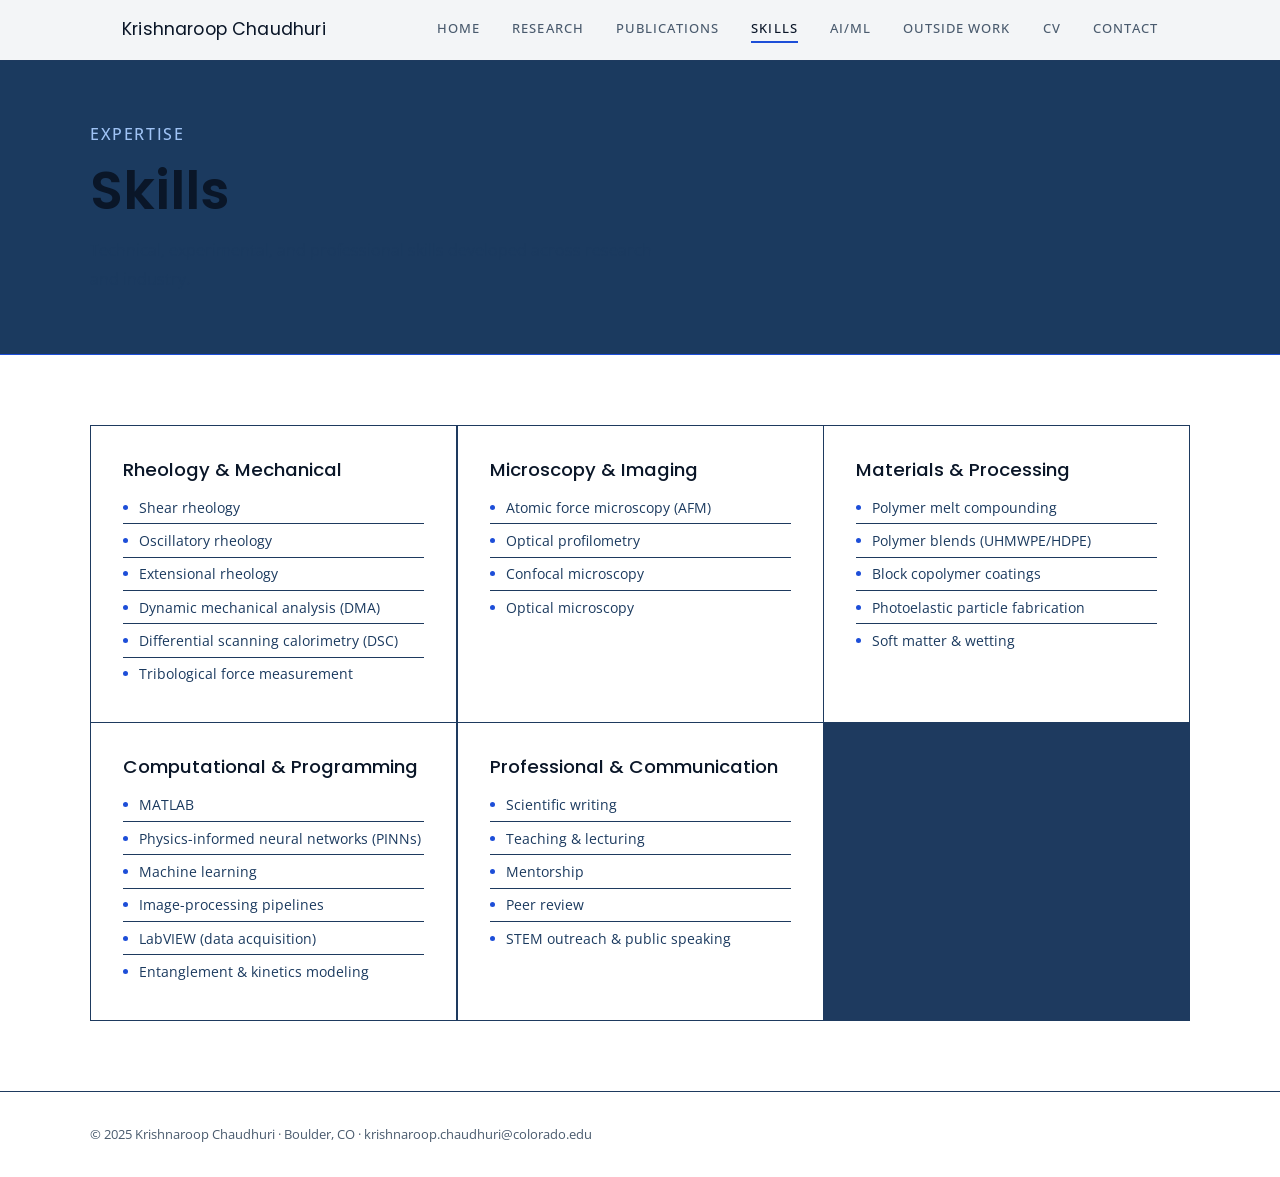
<file: skills.html>
<!DOCTYPE html>
<html lang="en">
<head>
  <meta charset="UTF-8">
  <meta name="viewport" content="width=device-width, initial-scale=1.0">
  <title>Skills — Krishnaroop Chaudhuri</title>
  <meta name="description" content="Technical and professional skills.">
  <link rel="preconnect" href="https://fonts.googleapis.com">
  <link rel="preconnect" href="https://fonts.gstatic.com" crossorigin>
  <link href="https://fonts.googleapis.com/css2?family=Poppins:wght@400;500;600&family=Open+Sans:wght@300;400;500&display=swap" rel="stylesheet">
  <link rel="stylesheet" href="css/style.css">
</head>
<body>

  <nav>
    <div class="nav-inner">
      <span class="nav-name"><a href="index.html">Krishnaroop Chaudhuri</a></span>
      <div class="nav-links">
        <a href="index.html">Home</a>
        <a href="research.html">Research</a>
        <a href="publications.html">Publications</a>
        <a href="skills.html">Skills</a>
        <a href="ai-ml.html">AI/ML</a>
        <a href="outside-work.html">Outside Work</a>
        <a href="cv.html">CV</a>
        <a href="contact.html">Contact</a>
      </div>
    </div>
  </nav>

  <div class="page-header">
    <div class="page-header-inner">
      <p class="page-eyebrow">Expertise</p>
      <h1>Skills</h1>
      <p>Technical, experimental, and professional skills developed across research and industry.</p>
    </div>
  </div>

  <section class="section">
    <div class="container">
      <div class="research-grid">

        <div class="research-card fade-in">
          <h3>Rheology &amp; Mechanical</h3>
          <ul class="skill-list">
            <li>Shear rheology</li>
            <li>Oscillatory rheology</li>
            <li>Extensional rheology</li>
            <li>Dynamic mechanical analysis (DMA)</li>
            <li>Differential scanning calorimetry (DSC)</li>
            <li>Tribological force measurement</li>
          </ul>
        </div>

        <div class="research-card fade-in">
          <h3>Microscopy &amp; Imaging</h3>
          <ul class="skill-list">
            <li>Atomic force microscopy (AFM)</li>
            <li>Optical profilometry</li>
            <li>Confocal microscopy</li>
            <li>Optical microscopy</li>
          </ul>
        </div>

        <div class="research-card fade-in">
          <h3>Materials &amp; Processing</h3>
          <ul class="skill-list">
            <li>Polymer melt compounding</li>
            <li>Polymer blends (UHMWPE/HDPE)</li>
            <li>Block copolymer coatings</li>
            <li>Photoelastic particle fabrication</li>
            <li>Soft matter &amp; wetting</li>
          </ul>
        </div>

        <div class="research-card fade-in">
          <h3>Computational &amp; Programming</h3>
          <ul class="skill-list">
            <li>MATLAB</li>
            <li>Physics-informed neural networks (PINNs)</li>
            <li>Machine learning</li>
            <li>Image-processing pipelines</li>
            <li>LabVIEW (data acquisition)</li>
            <li>Entanglement &amp; kinetics modeling</li>
          </ul>
        </div>

        <div class="research-card fade-in">
          <h3>Professional &amp; Communication</h3>
          <ul class="skill-list">
            <li>Scientific writing</li>
            <li>Teaching &amp; lecturing</li>
            <li>Mentorship</li>
            <li>Peer review</li>
            <li>STEM outreach &amp; public speaking</li>
          </ul>
        </div>

      </div>
    </div>
  </section>

  <footer>
    <div class="container">
      <p>© 2025 Krishnaroop Chaudhuri · Boulder, CO · <a href="mailto:krishnaroop.chaudhuri@colorado.edu">krishnaroop.chaudhuri@colorado.edu</a></p>
    </div>
  </footer>

  <script src="js/main.js"></script>
</body>
</html>
</file>
<file: css/style.css>
/* ───────────────────────────────────────────
   TOKENS
─────────────────────────────────────────── */
:root {
  --ink:       #0a1628;
  --ink-mid:   #1b3a5f;
  --ink-soft:  #4a5b6e;
  --paper:     #ffffff;
  --paper-alt: #f2f6fb;
  --gold:      #1d4ed8;
  --gold-light:#3b82f6;
  --rule:      #1e3a5f;

  --font-display: 'Poppins', system-ui, sans-serif;
  --font-body:    'Open Sans', system-ui, sans-serif;

  --max-w: 1100px;
  --max-w-narrow: 700px;
}

/* ───────────────────────────────────────────
   RESET
─────────────────────────────────────────── */
*, *::before, *::after { box-sizing: border-box; margin: 0; padding: 0; }
html { scroll-behavior: smooth; }
body {
  background: var(--paper);
  color: var(--ink);
  font-family: var(--font-body);
  font-size: 16px;
  line-height: 1.7;
  -webkit-font-smoothing: antialiased;
}
a { color: inherit; text-decoration: none; }
a:hover { color: var(--gold); }
img { max-width: 100%; display: block; }

/* ───────────────────────────────────────────
   NAV
─────────────────────────────────────────── */
nav {
  position: fixed;
  top: 0; left: 0; right: 0;
  z-index: 100;
  background: rgba(255, 255, 255, 0.95);
  backdrop-filter: blur(12px);
  border-bottom: 1px solid var(--rule);
}

.nav-inner {
  max-width: var(--max-w);
  margin: 0 auto;
  padding: 0 2rem;
  height: 60px;
  display: flex;
  align-items: center;
  justify-content: space-between;
}

.nav-name {
  font-family: var(--font-display);
  font-size: 1.1rem;
  letter-spacing: 0.01em;
  color: var(--ink);
}

.nav-name a { color: inherit; }
.nav-name a:hover { color: var(--gold); }

.nav-links {
  display: flex;
  gap: 2rem;
}

.nav-links a {
  font-size: 0.82rem;
  font-weight: 500;
  letter-spacing: 0.08em;
  text-transform: uppercase;
  color: var(--ink-soft);
  transition: color 0.2s;
  padding-bottom: 2px;
  border-bottom: 2px solid transparent;
}

.nav-links a:hover { color: var(--gold); }
.nav-links a.active {
  color: var(--ink);
  border-bottom-color: var(--gold);
}

/* ───────────────────────────────────────────
   PAGE HEADER (used on inner pages)
─────────────────────────────────────────── */
.page-header {
  padding: 120px 2rem 60px;
  background: var(--ink-mid);
  border-bottom: 1px solid var(--gold);
}

.page-header .page-eyebrow { color: #9fc3f5; }
.page-header h1 { color: #ffffff; }
.page-header p { color: #d3e4f7; }
.page-header p a { color: #bcd8f7; border-bottom-color: #bcd8f7; }

.page-header-inner {
  max-width: var(--max-w);
  margin: 0 auto;
}

.page-eyebrow {
  font-size: 0.78rem;
  font-weight: 500;
  letter-spacing: 0.1em;
  text-transform: uppercase;
  color: var(--gold);
  margin-bottom: 0.75rem;
}

.page-header h1 {
  font-family: var(--font-display);
  font-size: clamp(2.4rem, 4.2vw, 3.8rem);
  font-weight: 600;
  line-height: 1.1;
  color: var(--ink);
  margin-bottom: 1rem;
}

.page-header p {
  font-size: 1rem;
  color: var(--ink-mid);
  max-width: 580px;
  line-height: 1.8;
}

/* ───────────────────────────────────────────
   SECTIONS
─────────────────────────────────────────── */
.section { padding: 70px 2rem; }
.section-alt { background: var(--paper-alt); }

.container {
  max-width: var(--max-w);
  margin: 0 auto;
}

.container-narrow {
  max-width: var(--max-w-narrow);
  margin: 0 auto;
}

.section-title {
  font-family: var(--font-display);
  font-size: clamp(1.8rem, 2.8vw, 2.4rem);
  font-weight: 600;
  color: var(--ink);
  margin-bottom: 1rem;
  padding-bottom: 1rem;
  border-bottom: 1px solid var(--rule);
}

.section-intro {
  font-size: 1rem;
  color: var(--ink-mid);
  max-width: 600px;
  margin-bottom: 3rem;
  margin-top: 1rem;
}

.section-intro a {
  color: var(--gold);
  border-bottom: 1px solid var(--gold-light);
}

/* ───────────────────────────────────────────
   BUTTONS
─────────────────────────────────────────── */
.btn-primary {
  display: inline-block;
  padding: 0.6rem 1.4rem;
  background: var(--ink);
  color: var(--paper);
  font-size: 0.82rem;
  font-weight: 500;
  letter-spacing: 0.05em;
  text-transform: uppercase;
  border: 1px solid var(--ink);
  transition: background 0.2s, color 0.2s, border-color 0.2s;
}
.btn-primary:hover {
  background: var(--gold);
  border-color: var(--gold);
  color: var(--ink);
}

.btn-secondary {
  display: inline-block;
  padding: 0.6rem 1.4rem;
  background: transparent;
  color: var(--ink);
  font-size: 0.82rem;
  font-weight: 500;
  letter-spacing: 0.05em;
  text-transform: uppercase;
  border: 1px solid var(--rule);
  transition: border-color 0.2s, color 0.2s;
}
.btn-secondary:hover {
  border-color: var(--gold);
  color: var(--gold);
}

/* ───────────────────────────────────────────
   RESEARCH GRID (shared: homepage + research page)
─────────────────────────────────────────── */
.research-grid {
  display: grid;
  grid-template-columns: repeat(auto-fill, minmax(300px, 1fr));
  gap: 1.5px;
  background: var(--rule);
  border: 1px solid var(--rule);
}

.research-card {
  background: var(--paper);
  padding: 2rem;
  transition: background 0.2s;
}
.research-card:hover { background: var(--paper-alt); }

.card-number {
  font-family: var(--font-display);
  font-size: 2rem;
  color: var(--gold-light);
  line-height: 1;
  margin-bottom: 0.75rem;
}

.research-thumb {
  width: 100%;
  height: 170px;
  background: var(--paper-alt);
  border: 1px solid var(--rule);
  border-radius: 4px;
  display: flex;
  align-items: center;
  justify-content: center;
  font-size: 0.7rem;
  letter-spacing: 0.08em;
  text-transform: uppercase;
  color: var(--ink-soft);
  margin-bottom: 1rem;
  overflow: hidden;
}
.research-thumb img {
  width: 100%;
  height: 100%;
  object-fit: cover;
  display: block;
}

.research-card h3 {
  font-family: var(--font-display);
  font-size: 1.15rem;
  font-weight: 500;
  color: var(--ink);
  margin-bottom: 0.6rem;
  line-height: 1.3;
}

.research-card p {
  font-size: 0.9rem;
  color: var(--ink-mid);
  line-height: 1.7;
  margin-bottom: 0.5rem;
}

.card-where {
  font-size: 0.78rem !important;
  color: var(--ink-soft) !important;
  font-style: italic;
  margin-top: 0.75rem !important;
}

/* ───────────────────────────────────────────
   PUBLICATIONS (shared)
─────────────────────────────────────────── */
.pub-list {
  display: flex;
  flex-direction: column;
}

.pub-item {
  display: grid;
  grid-template-columns: 130px 1fr;
  gap: 1.5rem;
  padding: 1.5rem 0;
  border-bottom: 1px solid var(--rule);
  align-items: start;
}
.pub-item:first-child { border-top: 1px solid var(--rule); }

.pub-thumb {
  width: 130px;
  height: 130px;
  background: var(--paper-alt);
  border: 1px solid var(--rule);
  border-radius: 4px;
  display: flex;
  align-items: center;
  justify-content: center;
  font-size: 0.65rem;
  letter-spacing: 0.05em;
  text-transform: uppercase;
  color: var(--ink-soft);
  overflow: hidden;
}
.pub-thumb img {
  width: 100%;
  height: 100%;
  object-fit: cover;
  display: block;
}

.pub-title {
  font-size: 1.1rem;
  font-weight: 500;
  color: var(--ink);
  margin-bottom: 0.35rem;
  line-height: 1.4;
}
.pub-title a {
  color: var(--gold);
  border-bottom: 1px solid var(--gold-light);
  transition: color 0.2s, border-color 0.2s;
}
.pub-title a:hover {
  color: var(--gold-light);
  border-bottom-color: var(--gold-light);
}

.pub-authors {
  font-size: 0.95rem;
  color: var(--ink-mid);
  margin-bottom: 0.2rem;
  line-height: 1.5;
}
.pub-authors .me {
  font-weight: 700;
  color: var(--gold);
}

.pub-journal {
  font-size: 0.92rem;
  color: var(--ink-soft);
}
.pub-journal .pub-year {
  font-weight: 600;
  color: var(--ink-mid);
  font-style: normal;
}

/* ───────────────────────────────────────────
   CV ITEMS (shared)
─────────────────────────────────────────── */
.cv-group-title {
  font-family: var(--font-display);
  font-size: 1.1rem;
  font-weight: 500;
  color: var(--ink);
  margin-bottom: 1.5rem;
  margin-top: 3rem;
  padding-bottom: 0.5rem;
  border-bottom: 1px solid var(--rule);
}
.cv-group-title:first-child { margin-top: 0; }

.cv-item {
  display: grid;
  grid-template-columns: 56px 1fr;
  gap: 1rem;
  margin-bottom: 1.5rem;
}

.cv-date {
  font-size: 0.78rem;
  color: var(--gold);
  font-weight: 500;
  padding-top: 0.15rem;
  letter-spacing: 0.03em;
}

.cv-detail {
  display: flex;
  flex-direction: column;
  gap: 0.15rem;
}
.cv-detail strong {
  font-size: 0.9rem;
  font-weight: 500;
  color: var(--ink);
}
.cv-detail span {
  font-size: 0.82rem;
  color: var(--ink-soft);
}

/* ───────────────────────────────────────────
   CONTACT BLOCK (shared)
─────────────────────────────────────────── */
.contact-block {
  display: flex;
  flex-direction: column;
  border: 1px solid var(--rule);
}

.contact-item {
  display: grid;
  grid-template-columns: 80px 1fr;
  gap: 1rem;
  padding: 1.1rem 1.5rem;
  border-bottom: 1px solid var(--rule);
  align-items: center;
}
.contact-item:last-child { border-bottom: none; }

.contact-label {
  font-size: 0.75rem;
  font-weight: 500;
  text-transform: uppercase;
  letter-spacing: 0.08em;
  color: var(--ink-soft);
}

.contact-item a {
  font-size: 0.9rem;
  color: var(--ink);
  border-bottom: 1px solid var(--gold-light);
  transition: color 0.2s, border-color 0.2s;
}
.contact-item a:hover { color: var(--gold); border-color: var(--gold); }
.contact-item span { font-size: 0.9rem; color: var(--ink-mid); }

/* ───────────────────────────────────────────
   SKILL LIST (Skills page cards)
─────────────────────────────────────────── */
.skill-list {
  list-style: none;
  margin: 0;
  padding: 0;
}
.skill-list li {
  font-size: 0.88rem;
  color: var(--ink-mid);
  line-height: 1.5;
  padding: 0.35rem 0 0.35rem 1rem;
  border-bottom: 1px solid var(--rule);
  position: relative;
}
.skill-list li:last-child { border-bottom: none; }
.skill-list li::before {
  content: "";
  position: absolute;
  left: 0;
  top: 0.85rem;
  width: 5px;
  height: 5px;
  border-radius: 50%;
  background: var(--gold);
}

/* ───────────────────────────────────────────
   PHOTO GALLERY (Outside Work)
─────────────────────────────────────────── */
.fun-block { margin-bottom: 3.5rem; }
.fun-block h2 {
  font-family: var(--font-display);
  font-size: 1.6rem;
  font-weight: 500;
  color: var(--ink);
  margin-bottom: 0.4rem;
}
.fun-block p {
  font-size: 0.95rem;
  color: var(--ink-mid);
  margin-bottom: 1.25rem;
  max-width: 600px;
}

.photo-grid {
  display: grid;
  grid-template-columns: repeat(auto-fill, minmax(200px, 1fr));
  gap: 1rem;
}
.photo-thumb {
  aspect-ratio: 4 / 3;
  background: var(--paper-alt);
  border: 1px solid var(--rule);
  border-radius: 4px;
  display: flex;
  align-items: center;
  justify-content: center;
  font-size: 0.7rem;
  letter-spacing: 0.08em;
  text-transform: uppercase;
  color: var(--ink-soft);
  overflow: hidden;
}
.photo-thumb img {
  width: 100%;
  height: 100%;
  object-fit: cover;
  display: block;
}

/* ───────────────────────────────────────────
   FOOTER
─────────────────────────────────────────── */
footer {
  padding: 2rem;
  border-top: 1px solid var(--rule);
}
footer p {
  font-size: 0.8rem;
  color: var(--ink-soft);
  max-width: var(--max-w);
  margin: 0 auto;
}

/* ───────────────────────────────────────────
   FADE-IN (JS hook)
─────────────────────────────────────────── */
.fade-in {
  opacity: 0;
  transform: translateY(16px);
  transition: opacity 0.5s ease, transform 0.5s ease;
}
.fade-in.visible {
  opacity: 1;
  transform: translateY(0);
}

/* ───────────────────────────────────────────
   RESPONSIVE
─────────────────────────────────────────── */
@media (max-width: 600px) {
  .nav-links { display: none; }
  .section { padding: 50px 1.5rem; }
  .page-header { padding: 100px 1.5rem 50px; }
  .research-grid { grid-template-columns: 1fr; }
  .pub-item { grid-template-columns: 1fr; gap: 0.25rem; }
  .pub-year { font-size: 0.82rem; }
  .cv-item { grid-template-columns: 48px 1fr; }
}
</file>
